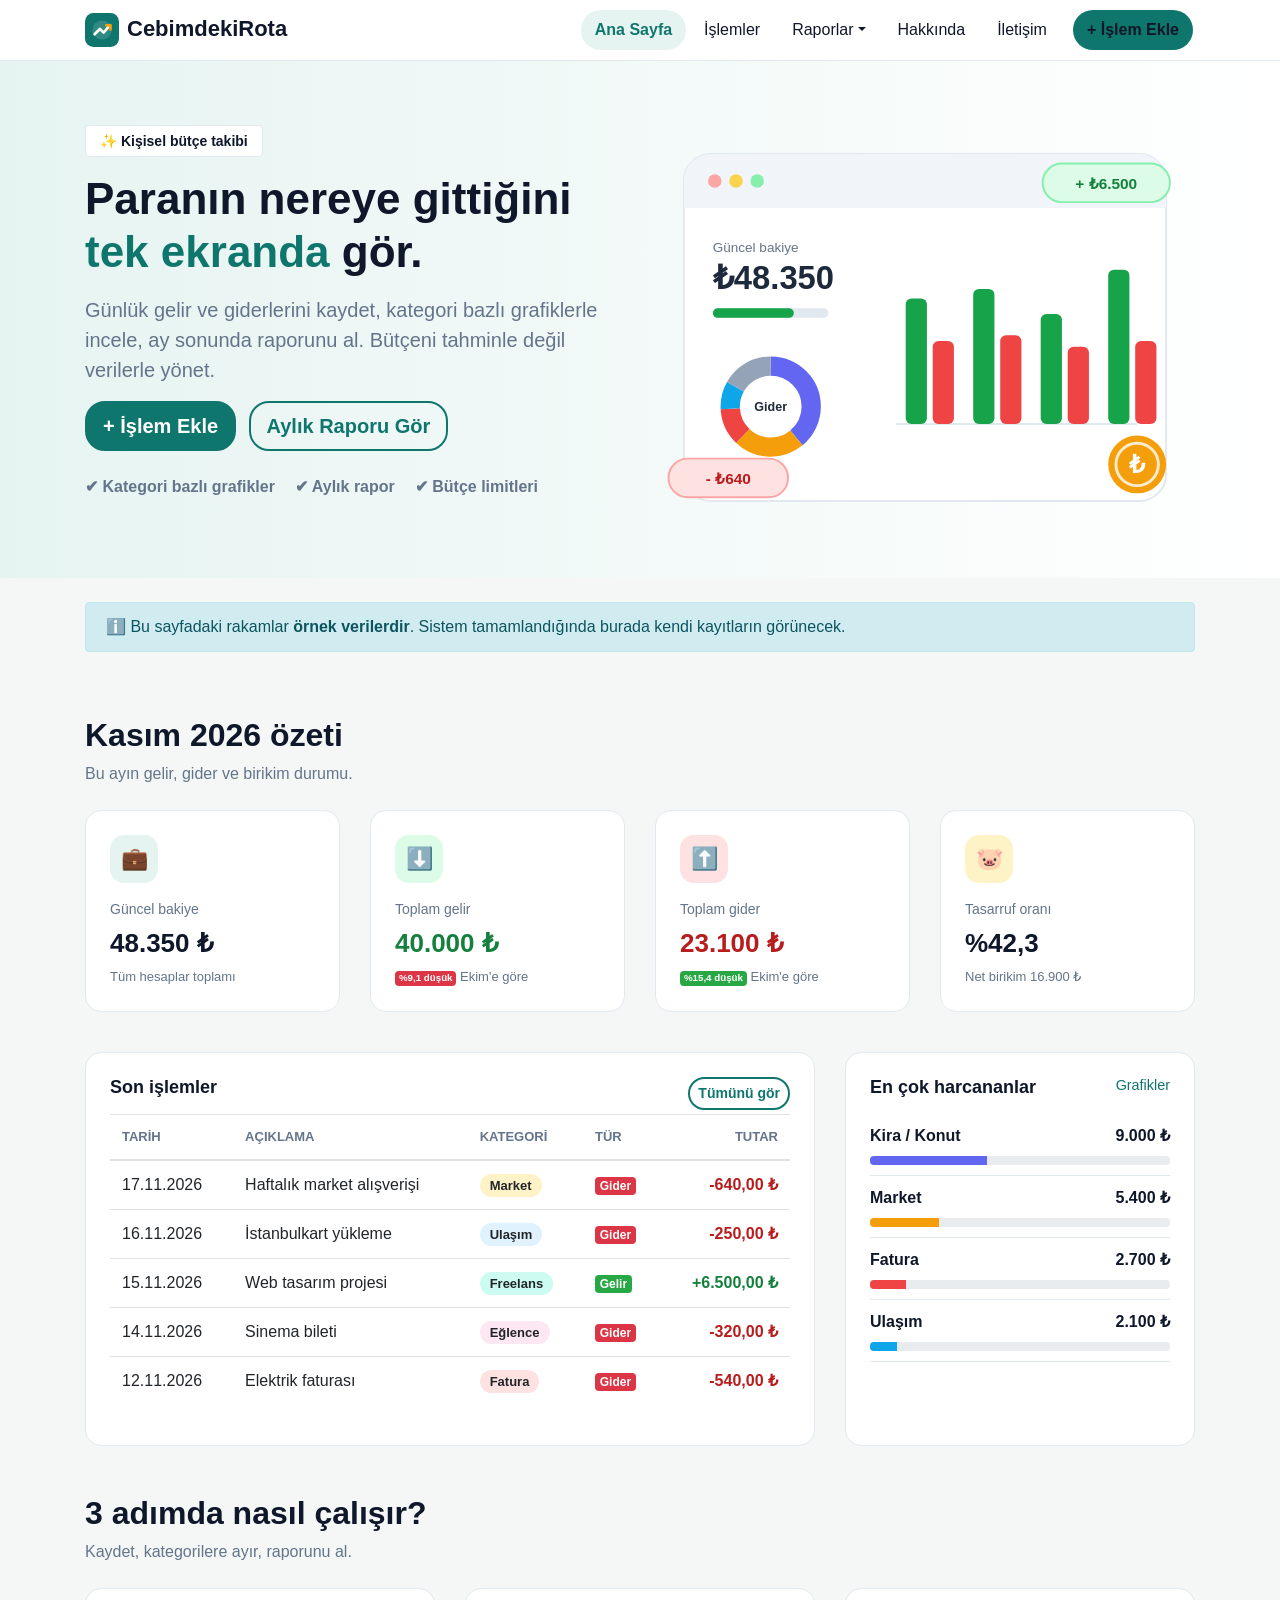
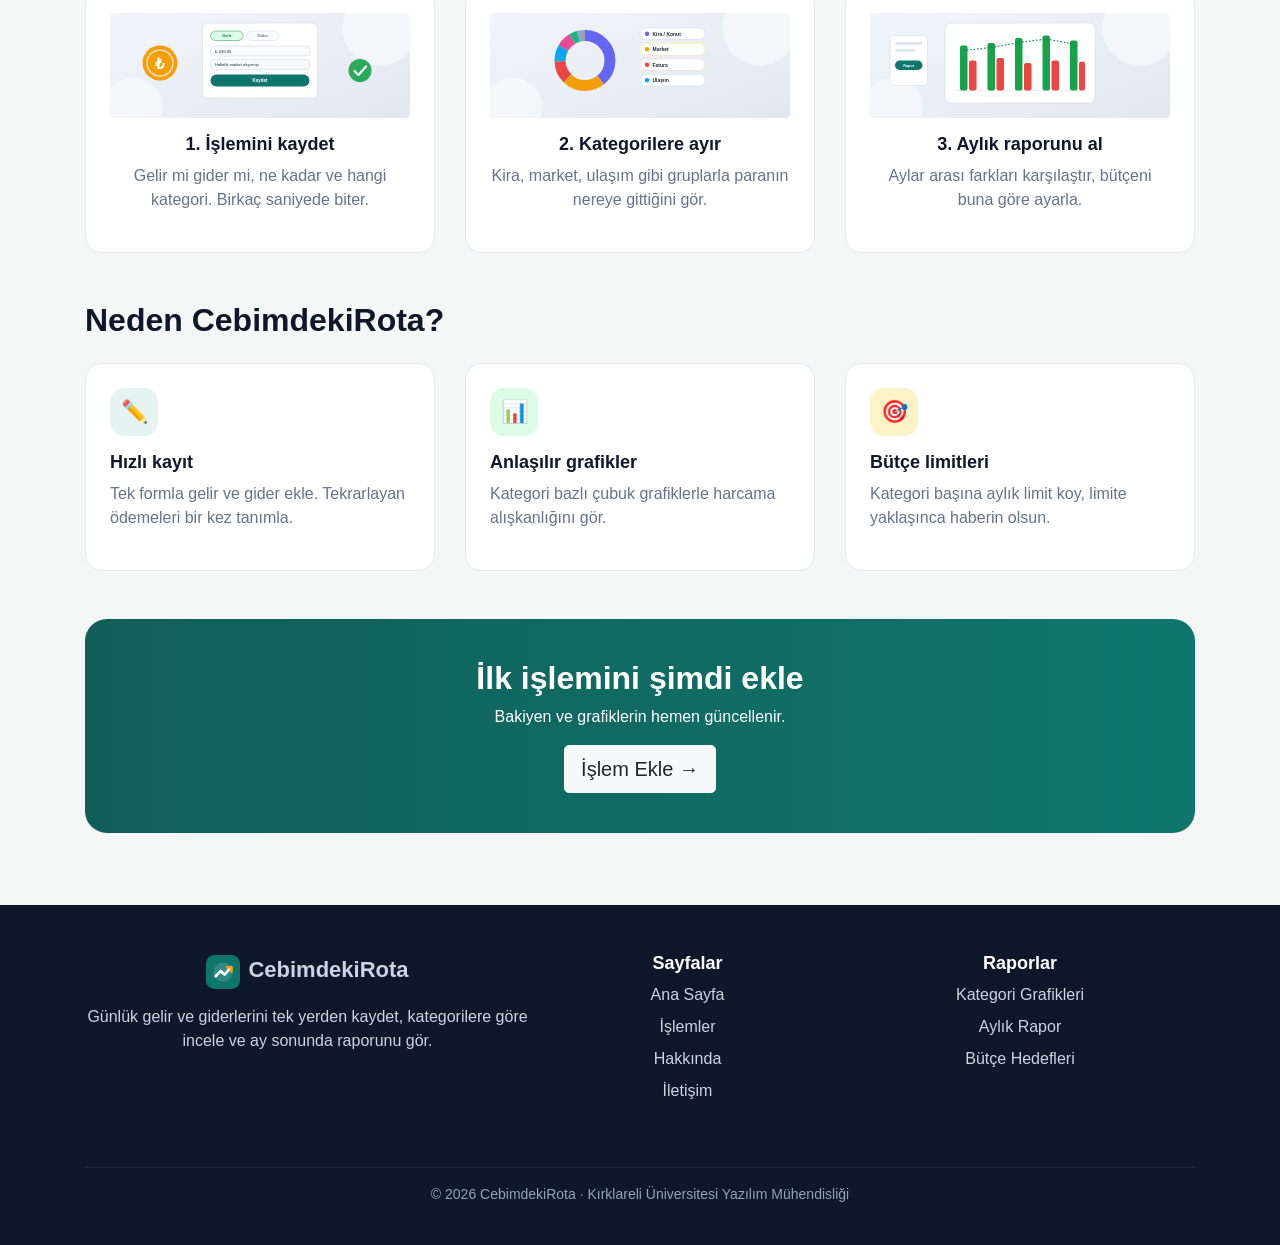
<file: index.html>
<!DOCTYPE html>
<html lang="tr">
<head>
  <meta charset="UTF-8">
  <meta name="viewport" content="width=device-width, initial-scale=1">
  <title>Ana Sayfa | CebimdekiRota</title>
  <link rel="icon" href="img/favicon.svg">

  <!-- Bootstrap CSS (CDN) -->
  <link rel="stylesheet" href="https://maxcdn.bootstrapcdn.com/bootstrap/4.5.2/css/bootstrap.min.css">
  <!-- Kendi stillerimiz (Bootstrap'ten sonra gelmeli) -->
  <link rel="stylesheet" href="css/style.css">
</head>
<body>

  <!-- ===== NAVBAR (tüm sayfalarda aynı) ===== -->
  <header>
    <nav class="menu-bar">
      <div class="container">
        <a href="index.html" class="logo"><img src="img/logo.svg" alt="CebimdekiRota logosu">CebimdekiRota</a>

        <div class="menu-alani">
          <div class="hamburger"><span></span><span></span><span></span></div>
          <ul class="menu">
            <li><a href="index.html" class="aktif">Ana Sayfa</a></li>
            <li><a href="islemler.html">İşlemler</a></li>
            <li class="dropdown">
              <a href="#" class="dropdown-toggle" data-toggle="dropdown">Raporlar</a>
              <div class="dropdown-menu">
                <a class="dropdown-item" href="kategoriler.html">Kategori Grafikleri</a>
                <a class="dropdown-item" href="aylik-rapor.html">Aylık Rapor</a>
                <a class="dropdown-item" href="butce.html">Bütçe Hedefleri</a>
              </div>
            </li>
            <li><a href="hakkinda.html">Hakkında</a></li>
            <li><a href="iletisim.html">İletişim</a></li>
            <li><a href="islemler.html#yeni-islem" class="menu-buton">+ İşlem Ekle</a></li>
          </ul>
        </div>

        <div style="clear: both;"></div>
      </div>
    </nav>
  </header>

  <main>

    <!-- ===== GİRİŞ (HERO) ===== -->
    <section class="hero">
      <div class="container">
        <div class="row">
          <div class="col-lg-6 mb-4">
            <span class="badge etiket mb-3">✨ Kişisel bütçe takibi</span>
            <h1>Paranın nereye gittiğini <span>tek ekranda</span> gör.</h1>
            <p class="lead soluk mt-3">Günlük gelir ve giderlerini kaydet, kategori bazlı grafiklerle incele, ay sonunda raporunu al. Bütçeni tahminle değil verilerle yönet.</p>
            <a href="islemler.html#yeni-islem" class="btn buton-ana btn-lg mr-2 mb-2">+ İşlem Ekle</a>
            <a href="aylik-rapor.html" class="btn buton-cerceve btn-lg mb-2">Aylık Raporu Gör</a>
            <ul class="hero-maddeler">
              <li>✔ Kategori bazlı grafikler</li>
              <li>✔ Aylık rapor</li>
              <li>✔ Bütçe limitleri</li>
            </ul>
          </div>
          <div class="col-lg-6">
            <img src="img/hero-illustration.svg" class="img-fluid" alt="Bakiye, halka grafik ve sütun grafik gösteren bütçe paneli çizimi">
          </div>
        </div>
      </div>
    </section>

    <!-- ===== BİLGİ UYARISI (Bootstrap Alert) ===== -->
    <div class="container mt-4">
      <div class="alert alert-info">
        ℹ️ Bu sayfadaki rakamlar <strong>örnek verilerdir</strong>. Sistem tamamlandığında burada kendi kayıtların görünecek.
      </div>
    </div>

    <!-- ===== AYLIK ÖZET KUTULARI ===== -->
    <section class="bolum">
      <div class="container">
        <h2>Kasım 2026 özeti</h2>
        <p class="soluk mb-4">Bu ayın gelir, gider ve birikim durumu.</p>

        <div class="row">
          <div class="col-sm-6 col-lg-3 mb-3">
            <article class="kutu ozet">
              <div class="ikon">💼</div>
              <p class="ozet-baslik">Güncel bakiye</p>
              <p class="ozet-deger">48.350 ₺</p>
              <p class="ozet-not">Tüm hesaplar toplamı</p>
            </article>
          </div>
          <div class="col-sm-6 col-lg-3 mb-3">
            <article class="kutu ozet">
              <div class="ikon ikon-gelir">⬇️</div>
              <p class="ozet-baslik">Toplam gelir</p>
              <p class="ozet-deger gelir">40.000 ₺</p>
              <p class="ozet-not"><span class="badge bg-danger text-white">%9,1 düşük</span> Ekim'e göre</p>
            </article>
          </div>
          <div class="col-sm-6 col-lg-3 mb-3">
            <article class="kutu ozet">
              <div class="ikon ikon-gider">⬆️</div>
              <p class="ozet-baslik">Toplam gider</p>
              <p class="ozet-deger gider">23.100 ₺</p>
              <p class="ozet-not"><span class="badge bg-success text-white">%15,4 düşük</span> Ekim'e göre</p>
            </article>
          </div>
          <div class="col-sm-6 col-lg-3 mb-3">
            <article class="kutu ozet">
              <div class="ikon ikon-vurgu">🐷</div>
              <p class="ozet-baslik">Tasarruf oranı</p>
              <p class="ozet-deger">%42,3</p>
              <p class="ozet-not">Net birikim 16.900 ₺</p>
            </article>
          </div>
        </div>
      </div>
    </section>

    <!-- ===== SON İŞLEMLER ve EN ÇOK HARCANANLAR ===== -->
    <section class="bolum pt-0">
      <div class="container">
        <div class="row">

          <!-- Sol: son işlemler tablosu -->
          <div class="col-lg-8 mb-4">
            <div class="kutu">
              <h2 class="kutu-baslik">Son işlemler <a href="islemler.html" class="btn buton-cerceve btn-sm">Tümünü gör</a></h2>
              <div class="table-responsive">
                <table class="table table-hover">
                  <thead>
                    <tr>
                      <th>Tarih</th>
                      <th>Açıklama</th>
                      <th>Kategori</th>
                      <th>Tür</th>
                      <th class="text-right">Tutar</th>
                    </tr>
                  </thead>
                  <tbody>
                    <tr>
                      <td>17.11.2026</td>
                      <td>Haftalık market alışverişi</td>
                      <td><span class="kategori kat-market">Market</span></td>
                      <td><span class="badge bg-danger text-white">Gider</span></td>
                      <td class="text-right tutar gider">-640,00 ₺</td>
                    </tr>
                    <tr>
                      <td>16.11.2026</td>
                      <td>İstanbulkart yükleme</td>
                      <td><span class="kategori kat-ulasim">Ulaşım</span></td>
                      <td><span class="badge bg-danger text-white">Gider</span></td>
                      <td class="text-right tutar gider">-250,00 ₺</td>
                    </tr>
                    <tr>
                      <td>15.11.2026</td>
                      <td>Web tasarım projesi</td>
                      <td><span class="kategori kat-freelans">Freelans</span></td>
                      <td><span class="badge bg-success text-white">Gelir</span></td>
                      <td class="text-right tutar gelir">+6.500,00 ₺</td>
                    </tr>
                    <tr>
                      <td>14.11.2026</td>
                      <td>Sinema bileti</td>
                      <td><span class="kategori kat-eglence">Eğlence</span></td>
                      <td><span class="badge bg-danger text-white">Gider</span></td>
                      <td class="text-right tutar gider">-320,00 ₺</td>
                    </tr>
                    <tr>
                      <td>12.11.2026</td>
                      <td>Elektrik faturası</td>
                      <td><span class="kategori kat-fatura">Fatura</span></td>
                      <td><span class="badge bg-danger text-white">Gider</span></td>
                      <td class="text-right tutar gider">-540,00 ₺</td>
                    </tr>
                  </tbody>
                </table>
              </div>
            </div>
          </div>

          <!-- Sağ: en çok harcanan kategoriler (Bootstrap progress bar) -->
          <div class="col-lg-4 mb-4">
            <div class="kutu">
              <h2 class="kutu-baslik">En çok harcananlar <a href="kategoriler.html" class="small">Grafikler</a></h2>
              <ul class="harcama-listesi">
                <li>
                  <span class="harcama-tutar">9.000 ₺</span>Kira / Konut
                  <div class="progress"><div class="progress-bar" style="width:39%; background-color:#6366f1;"></div></div>
                </li>
                <li>
                  <span class="harcama-tutar">5.400 ₺</span>Market
                  <div class="progress"><div class="progress-bar" style="width:23%; background-color:#f59e0b;"></div></div>
                </li>
                <li>
                  <span class="harcama-tutar">2.700 ₺</span>Fatura
                  <div class="progress"><div class="progress-bar" style="width:12%; background-color:#ef4444;"></div></div>
                </li>
                <li>
                  <span class="harcama-tutar">2.100 ₺</span>Ulaşım
                  <div class="progress"><div class="progress-bar" style="width:9%; background-color:#0ea5e9;"></div></div>
                </li>
              </ul>
            </div>
          </div>

        </div>
      </div>
    </section>

    <!-- ===== 3 ADIMDA NASIL ÇALIŞIR? ===== -->
    <section class="bolum pt-0">
      <div class="container">
        <h2>3 adımda nasıl çalışır?</h2>
        <p class="soluk mb-4">Kaydet, kategorilere ayır, raporunu al.</p>
        <div class="row">
          <div class="col-md-4 mb-4">
            <article class="kutu adim">
              <img src="img/slide-1.svg" class="img-fluid rounded mb-3" alt="Gelir veya gider türü seçilen ve tutarı girilen işlem formu">
              <h3>1. İşlemini kaydet</h3>
              <p class="soluk">Gelir mi gider mi, ne kadar ve hangi kategori. Birkaç saniyede biter.</p>
            </article>
          </div>
          <div class="col-md-4 mb-4">
            <article class="kutu adim">
              <img src="img/slide-2.svg" class="img-fluid rounded mb-3" alt="Renkli halka grafik ve yanında kategori etiketleri">
              <h3>2. Kategorilere ayır</h3>
              <p class="soluk">Kira, market, ulaşım gibi gruplarla paranın nereye gittiğini gör.</p>
            </article>
          </div>
          <div class="col-md-4 mb-4">
            <article class="kutu adim">
              <img src="img/slide-3.svg" class="img-fluid rounded mb-3" alt="Aylık gelir ve gider sütun grafiği">
              <h3>3. Aylık raporunu al</h3>
              <p class="soluk">Aylar arası farkları karşılaştır, bütçeni buna göre ayarla.</p>
            </article>
          </div>
        </div>
      </div>
    </section>

    <!-- ===== NEDEN CebimdekiRota? ===== -->
    <section class="bolum pt-0">
      <div class="container">
        <h2 class="mb-4">Neden CebimdekiRota?</h2>
        <div class="row">
          <div class="col-md-4 mb-4">
            <article class="kutu">
              <div class="ikon">✏️</div>
              <h3>Hızlı kayıt</h3>
              <p class="soluk">Tek formla gelir ve gider ekle. Tekrarlayan ödemeleri bir kez tanımla.</p>
            </article>
          </div>
          <div class="col-md-4 mb-4">
            <article class="kutu">
              <div class="ikon ikon-gelir">📊</div>
              <h3>Anlaşılır grafikler</h3>
              <p class="soluk">Kategori bazlı çubuk grafiklerle harcama alışkanlığını gör.</p>
            </article>
          </div>
          <div class="col-md-4 mb-4">
            <article class="kutu">
              <div class="ikon ikon-vurgu">🎯</div>
              <h3>Bütçe limitleri</h3>
              <p class="soluk">Kategori başına aylık limit koy, limite yaklaşınca haberin olsun.</p>
            </article>
          </div>
        </div>

        <!-- Harekete geçirme bandı -->
        <div class="cagri-bandi text-center mt-4">
          <h2>İlk işlemini şimdi ekle</h2>
          <p>Bakiyen ve grafiklerin hemen güncellenir.</p>
          <a href="islemler.html#yeni-islem" class="btn btn-light btn-lg">İşlem Ekle →</a>
        </div>
      </div>
    </section>

  </main>

  <!-- ===== FOOTER (tüm sayfalarda aynı) ===== -->
  <footer class="site-footer text-center">
    <div class="container">
      <div class="row">
        <div class="col-lg-5 mb-4">
          <p class="footer-logo"><img src="img/logo.svg" alt="CebimdekiRota logosu">CebimdekiRota</p>
          <p>Günlük gelir ve giderlerini tek yerden kaydet, kategorilere göre incele ve ay sonunda raporunu gör.</p>
        </div>
        <div class="col-6 col-lg-3 mb-4">
          <h2>Sayfalar</h2>
          <ul>
            <li><a href="index.html">Ana Sayfa</a></li>
            <li><a href="islemler.html">İşlemler</a></li>
            <li><a href="hakkinda.html">Hakkında</a></li>
            <li><a href="iletisim.html">İletişim</a></li>
          </ul>
        </div>
        <div class="col-6 col-lg-4 mb-4">
          <h2>Raporlar</h2>
          <ul>
            <li><a href="kategoriler.html">Kategori Grafikleri</a></li>
            <li><a href="aylik-rapor.html">Aylık Rapor</a></li>
            <li><a href="butce.html">Bütçe Hedefleri</a></li>
          </ul>
        </div>
      </div>
      <p class="footer-alt">&copy; 2026 CebimdekiRota ·  Kırklareli Üniversitesi Yazılım Mühendisliği</p>
    </div>
  </footer>

  <!-- Açılır menü için gerekli JavaScript kütüphaneleri (sayfanın en sonunda) -->
  <script src="https://ajax.googleapis.com/ajax/libs/jquery/3.5.1/jquery.min.js"></script>
  <script src="https://cdnjs.cloudflare.com/ajax/libs/popper.js/1.16.0/umd/popper.min.js"></script>
  <script src="https://maxcdn.bootstrapcdn.com/bootstrap/4.5.2/js/bootstrap.min.js"></script>
</body>
</html>
</file>
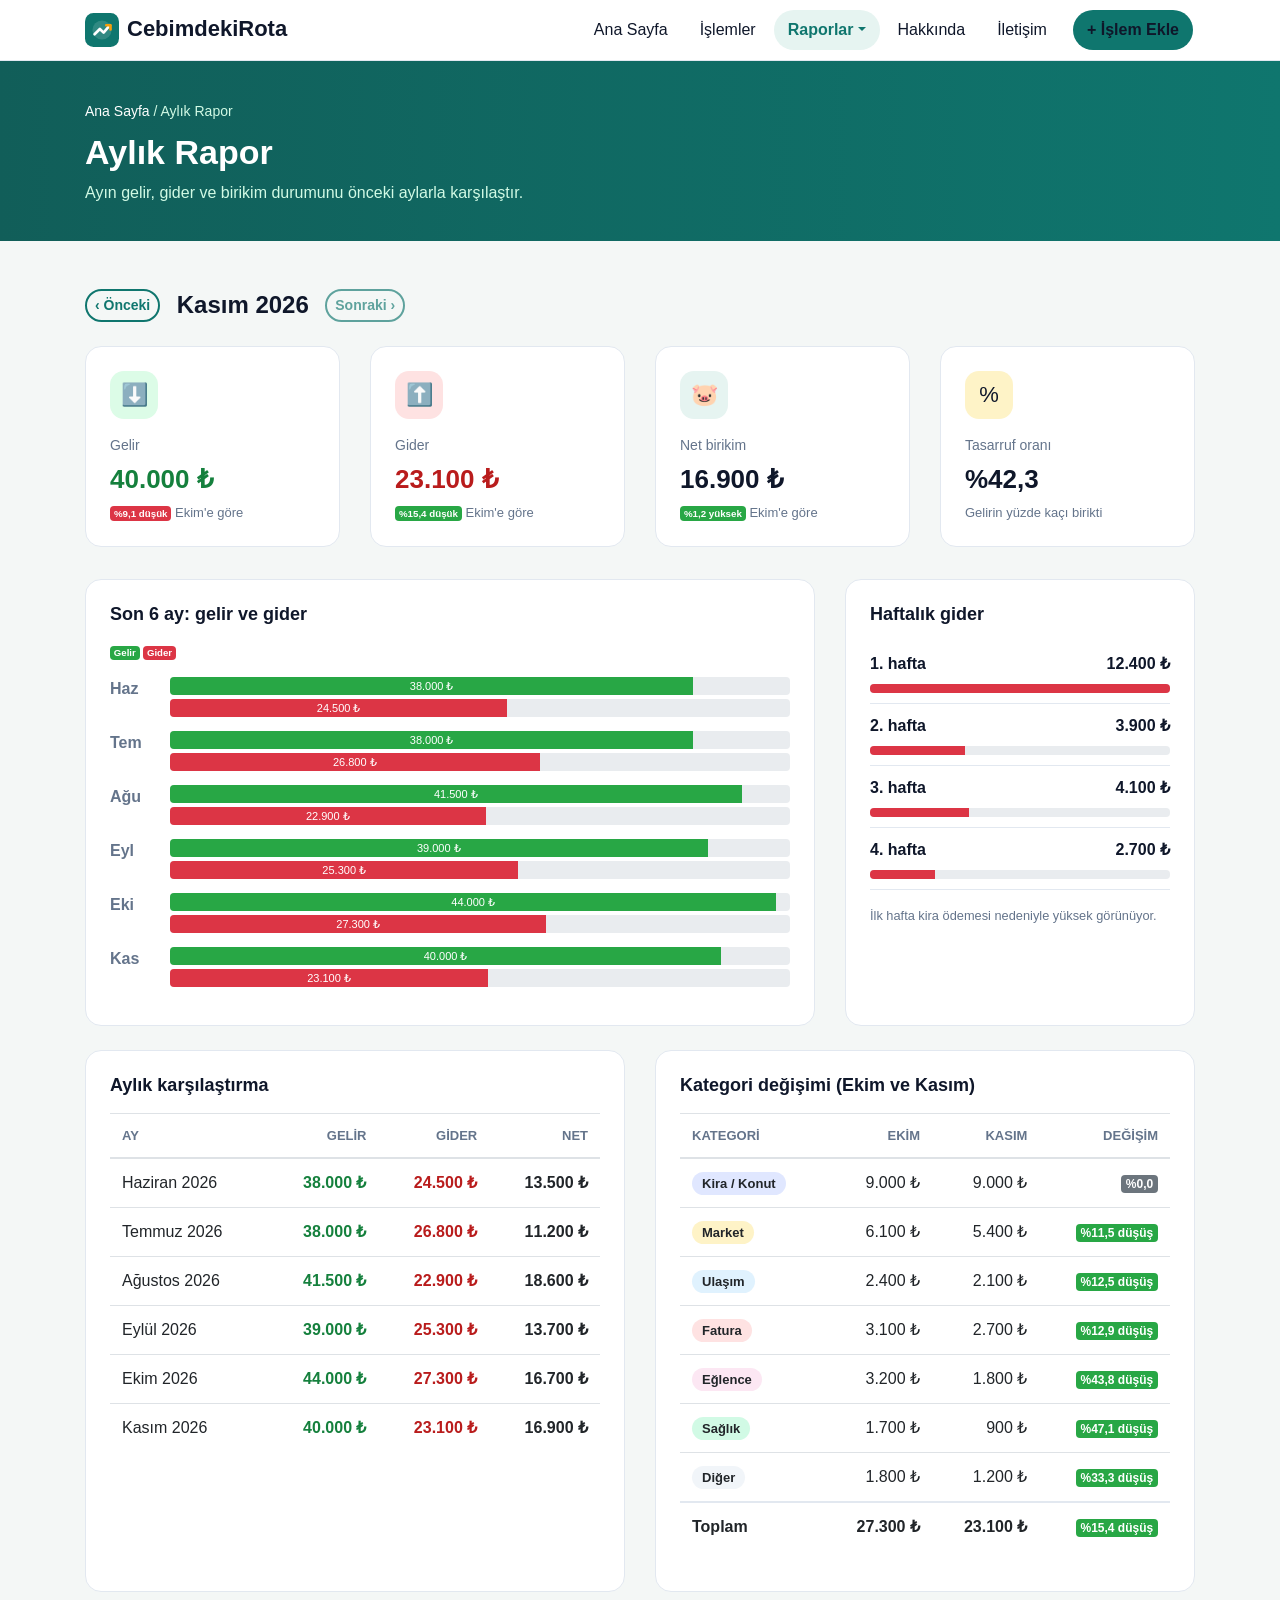
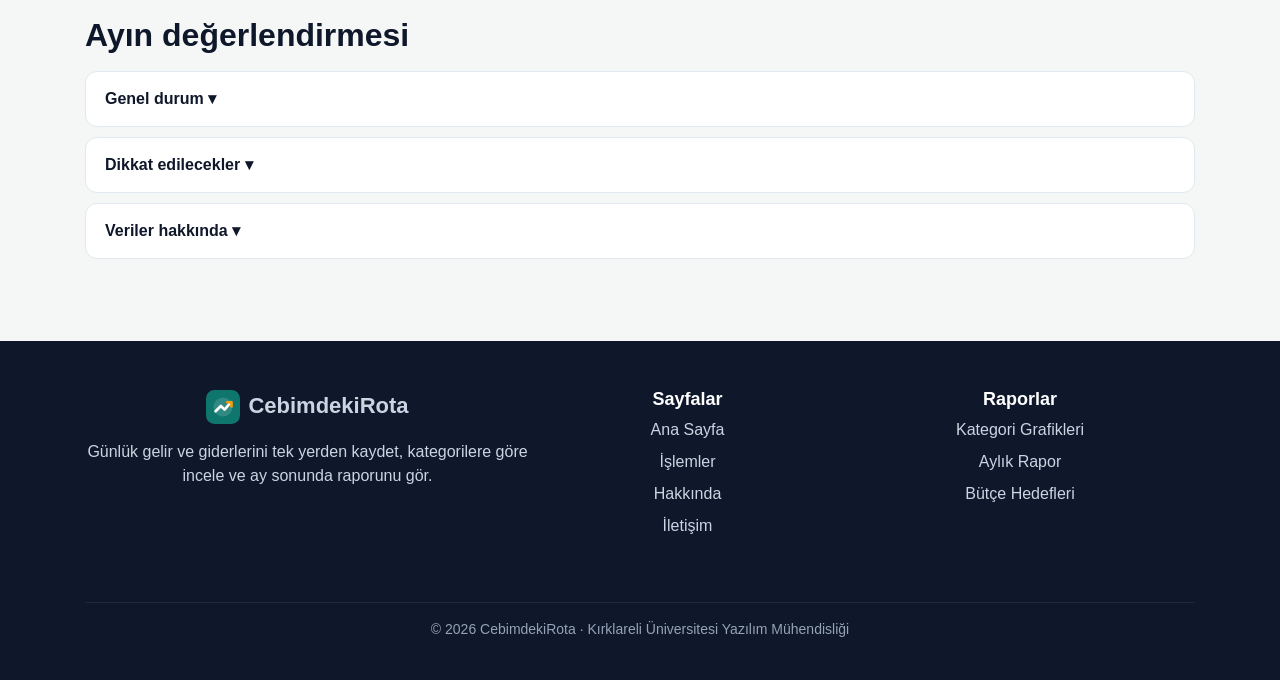
<file: aylik-rapor.html>
<!DOCTYPE html>
<html lang="tr">
<head>
  <meta charset="UTF-8">
  <meta name="viewport" content="width=device-width, initial-scale=1">
  <title>Aylık Rapor | CebimdekiRota</title>
  <link rel="icon" href="img/favicon.svg">

  <!-- Bootstrap CSS (CDN) -->
  <link rel="stylesheet" href="https://maxcdn.bootstrapcdn.com/bootstrap/4.5.2/css/bootstrap.min.css">
  <!-- Kendi stillerimiz (Bootstrap'ten sonra gelmeli) -->
  <link rel="stylesheet" href="css/style.css">
</head>
<body>

  <!-- ===== NAVBAR (tüm sayfalarda aynı) ===== -->
  <header>
    <nav class="menu-bar">
      <div class="container">
        <a href="index.html" class="logo"><img src="img/logo.svg" alt="CebimdekiRota logosu">CebimdekiRota</a>

        <div class="menu-alani">
          <div class="hamburger"><span></span><span></span><span></span></div>
          <ul class="menu">
            <li><a href="index.html">Ana Sayfa</a></li>
            <li><a href="islemler.html">İşlemler</a></li>
            <li class="dropdown">
              <a href="#" class="dropdown-toggle aktif" data-toggle="dropdown">Raporlar</a>
              <div class="dropdown-menu">
                <a class="dropdown-item" href="kategoriler.html">Kategori Grafikleri</a>
                <a class="dropdown-item" href="aylik-rapor.html">Aylık Rapor</a>
                <a class="dropdown-item" href="butce.html">Bütçe Hedefleri</a>
              </div>
            </li>
            <li><a href="hakkinda.html">Hakkında</a></li>
            <li><a href="iletisim.html">İletişim</a></li>
            <li><a href="islemler.html#yeni-islem" class="menu-buton">+ İşlem Ekle</a></li>
          </ul>
        </div>

        <div style="clear: both;"></div>
      </div>
    </nav>
  </header>

  <!-- ===== SAYFA BAŞLIĞI ===== -->
  <section class="sayfa-basligi">
    <div class="container">
      <p class="yol"><a href="index.html">Ana Sayfa</a> / Aylık Rapor</p>
      <h1>Aylık Rapor</h1>
      <p>Ayın gelir, gider ve birikim durumunu önceki aylarla karşılaştır.</p>
    </div>
  </section>

  <main class="bolum">
    <div class="container">

      <!-- Ay seçimi -->
      <div class="ay-secimi mb-4">
        <a href="#" class="btn buton-cerceve btn-sm">‹ Önceki</a>
        <h2>Kasım 2026</h2>
        <a href="#" class="btn buton-cerceve btn-sm disabled">Sonraki ›</a>
      </div>

      <!-- ===== ÖZET ===== -->
      <div class="row">
        <div class="col-sm-6 col-lg-3 mb-3">
          <article class="kutu ozet">
            <div class="ikon ikon-gelir">⬇️</div>
            <p class="ozet-baslik">Gelir</p>
            <p class="ozet-deger gelir">40.000 ₺</p>
            <p class="ozet-not"><span class="badge bg-danger text-white">%9,1 düşük</span> Ekim'e göre</p>
          </article>
        </div>
        <div class="col-sm-6 col-lg-3 mb-3">
          <article class="kutu ozet">
            <div class="ikon ikon-gider">⬆️</div>
            <p class="ozet-baslik">Gider</p>
            <p class="ozet-deger gider">23.100 ₺</p>
            <p class="ozet-not"><span class="badge bg-success text-white">%15,4 düşük</span> Ekim'e göre</p>
          </article>
        </div>
        <div class="col-sm-6 col-lg-3 mb-3">
          <article class="kutu ozet">
            <div class="ikon">🐷</div>
            <p class="ozet-baslik">Net birikim</p>
            <p class="ozet-deger">16.900 ₺</p>
            <p class="ozet-not"><span class="badge bg-success text-white">%1,2 yüksek</span> Ekim'e göre</p>
          </article>
        </div>
        <div class="col-sm-6 col-lg-3 mb-3">
          <article class="kutu ozet">
            <div class="ikon ikon-vurgu">%</div>
            <p class="ozet-baslik">Tasarruf oranı</p>
            <p class="ozet-deger">%42,3</p>
            <p class="ozet-not">Gelirin yüzde kaçı birikti</p>
          </article>
        </div>
      </div>

      <!-- ===== SON 6 AY ve HAFTALIK GİDER ===== -->
      <div class="row mt-3">
        <div class="col-lg-8 mb-4">
          <section class="kutu">
            <h2 class="kutu-baslik">Son 6 ay: gelir ve gider</h2>
            <p class="small soluk"><span class="badge bg-success text-white">Gelir</span> <span class="badge bg-danger text-white">Gider</span></p>
              <div class="ay-satiri">
                <span class="ay-adi">Haz</span>
                <div class="progress mb-1"><div class="progress-bar bg-success" style="width:84.4%;">38.000 ₺</div></div>
                <div class="progress"><div class="progress-bar bg-danger" style="width:54.4%;">24.500 ₺</div></div>
              </div>
              <div class="ay-satiri">
                <span class="ay-adi">Tem</span>
                <div class="progress mb-1"><div class="progress-bar bg-success" style="width:84.4%;">38.000 ₺</div></div>
                <div class="progress"><div class="progress-bar bg-danger" style="width:59.6%;">26.800 ₺</div></div>
              </div>
              <div class="ay-satiri">
                <span class="ay-adi">Ağu</span>
                <div class="progress mb-1"><div class="progress-bar bg-success" style="width:92.2%;">41.500 ₺</div></div>
                <div class="progress"><div class="progress-bar bg-danger" style="width:50.9%;">22.900 ₺</div></div>
              </div>
              <div class="ay-satiri">
                <span class="ay-adi">Eyl</span>
                <div class="progress mb-1"><div class="progress-bar bg-success" style="width:86.7%;">39.000 ₺</div></div>
                <div class="progress"><div class="progress-bar bg-danger" style="width:56.2%;">25.300 ₺</div></div>
              </div>
              <div class="ay-satiri">
                <span class="ay-adi">Eki</span>
                <div class="progress mb-1"><div class="progress-bar bg-success" style="width:97.8%;">44.000 ₺</div></div>
                <div class="progress"><div class="progress-bar bg-danger" style="width:60.7%;">27.300 ₺</div></div>
              </div>
              <div class="ay-satiri">
                <span class="ay-adi">Kas</span>
                <div class="progress mb-1"><div class="progress-bar bg-success" style="width:88.9%;">40.000 ₺</div></div>
                <div class="progress"><div class="progress-bar bg-danger" style="width:51.3%;">23.100 ₺</div></div>
              </div>
          </section>
        </div>
        <div class="col-lg-4 mb-4">
          <section class="kutu">
            <h2 class="kutu-baslik">Haftalık gider</h2>
              <ul class="harcama-listesi">
                <li>
                  <span class="harcama-tutar">12.400 ₺</span>1. hafta
                  <div class="progress"><div class="progress-bar bg-danger" style="width:100%;"></div></div>
                </li>
                <li>
                  <span class="harcama-tutar">3.900 ₺</span>2. hafta
                  <div class="progress"><div class="progress-bar bg-danger" style="width:31.5%;"></div></div>
                </li>
                <li>
                  <span class="harcama-tutar">4.100 ₺</span>3. hafta
                  <div class="progress"><div class="progress-bar bg-danger" style="width:33.1%;"></div></div>
                </li>
                <li>
                  <span class="harcama-tutar">2.700 ₺</span>4. hafta
                  <div class="progress"><div class="progress-bar bg-danger" style="width:21.8%;"></div></div>
                </li>
              </ul>
            <p class="small soluk mt-3 mb-0">İlk hafta kira ödemesi nedeniyle yüksek görünüyor.</p>
          </section>
        </div>
      </div>

      <!-- ===== TABLOLAR ===== -->
      <div class="row">
        <div class="col-lg-6 mb-4">
          <section class="kutu">
            <h2 class="kutu-baslik">Aylık karşılaştırma</h2>
            <div class="table-responsive">
              <table class="table table-hover">
                <thead>
                  <tr>
                    <th>Ay</th>
                    <th class="text-right">Gelir</th>
                    <th class="text-right">Gider</th>
                    <th class="text-right">Net</th>
                  </tr>
                </thead>
                <tbody>
                    <tr>
                      <td>Haziran 2026</td>
                      <td class="text-right tutar gelir">38.000 ₺</td>
                      <td class="text-right tutar gider">24.500 ₺</td>
                      <td class="text-right tutar">13.500 ₺</td>
                    </tr>
                    <tr>
                      <td>Temmuz 2026</td>
                      <td class="text-right tutar gelir">38.000 ₺</td>
                      <td class="text-right tutar gider">26.800 ₺</td>
                      <td class="text-right tutar">11.200 ₺</td>
                    </tr>
                    <tr>
                      <td>Ağustos 2026</td>
                      <td class="text-right tutar gelir">41.500 ₺</td>
                      <td class="text-right tutar gider">22.900 ₺</td>
                      <td class="text-right tutar">18.600 ₺</td>
                    </tr>
                    <tr>
                      <td>Eylül 2026</td>
                      <td class="text-right tutar gelir">39.000 ₺</td>
                      <td class="text-right tutar gider">25.300 ₺</td>
                      <td class="text-right tutar">13.700 ₺</td>
                    </tr>
                    <tr>
                      <td>Ekim 2026</td>
                      <td class="text-right tutar gelir">44.000 ₺</td>
                      <td class="text-right tutar gider">27.300 ₺</td>
                      <td class="text-right tutar">16.700 ₺</td>
                    </tr>
                    <tr>
                      <td>Kasım 2026</td>
                      <td class="text-right tutar gelir">40.000 ₺</td>
                      <td class="text-right tutar gider">23.100 ₺</td>
                      <td class="text-right tutar">16.900 ₺</td>
                    </tr>
                </tbody>
              </table>
            </div>
          </section>
        </div>
        <div class="col-lg-6 mb-4">
          <section class="kutu">
            <h2 class="kutu-baslik">Kategori değişimi (Ekim ve Kasım)</h2>
            <div class="table-responsive">
              <table class="table table-hover">
                <thead>
                  <tr>
                    <th>Kategori</th>
                    <th class="text-right">Ekim</th>
                    <th class="text-right">Kasım</th>
                    <th class="text-right">Değişim</th>
                  </tr>
                </thead>
                <tbody>
                    <tr>
                      <td><span class="kategori kat-kira">Kira / Konut</span></td>
                      <td class="text-right">9.000 ₺</td>
                      <td class="text-right">9.000 ₺</td>
                      <td class="text-right"><span class="badge bg-secondary text-white">%0,0</span></td>
                    </tr>
                    <tr>
                      <td><span class="kategori kat-market">Market</span></td>
                      <td class="text-right">6.100 ₺</td>
                      <td class="text-right">5.400 ₺</td>
                      <td class="text-right"><span class="badge bg-success text-white">%11,5 düşüş</span></td>
                    </tr>
                    <tr>
                      <td><span class="kategori kat-ulasim">Ulaşım</span></td>
                      <td class="text-right">2.400 ₺</td>
                      <td class="text-right">2.100 ₺</td>
                      <td class="text-right"><span class="badge bg-success text-white">%12,5 düşüş</span></td>
                    </tr>
                    <tr>
                      <td><span class="kategori kat-fatura">Fatura</span></td>
                      <td class="text-right">3.100 ₺</td>
                      <td class="text-right">2.700 ₺</td>
                      <td class="text-right"><span class="badge bg-success text-white">%12,9 düşüş</span></td>
                    </tr>
                    <tr>
                      <td><span class="kategori kat-eglence">Eğlence</span></td>
                      <td class="text-right">3.200 ₺</td>
                      <td class="text-right">1.800 ₺</td>
                      <td class="text-right"><span class="badge bg-success text-white">%43,8 düşüş</span></td>
                    </tr>
                    <tr>
                      <td><span class="kategori kat-saglik">Sağlık</span></td>
                      <td class="text-right">1.700 ₺</td>
                      <td class="text-right">900 ₺</td>
                      <td class="text-right"><span class="badge bg-success text-white">%47,1 düşüş</span></td>
                    </tr>
                    <tr>
                      <td><span class="kategori kat-diger">Diğer</span></td>
                      <td class="text-right">1.800 ₺</td>
                      <td class="text-right">1.200 ₺</td>
                      <td class="text-right"><span class="badge bg-success text-white">%33,3 düşüş</span></td>
                    </tr>
                  <tr class="toplam-satir">
                    <td>Toplam</td>
                    <td class="text-right">27.300 ₺</td>
                    <td class="text-right">23.100 ₺</td>
                    <td class="text-right"><span class="badge bg-success text-white">%15,4 düşüş</span></td>
                  </tr>
                </tbody>
              </table>
            </div>
          </section>
        </div>
      </div>

      <!-- ===== AYIN DEĞERLENDİRMESİ (Bootstrap Collapse) ===== -->
      <section>
        <h2 class="mb-3">Ayın değerlendirmesi</h2>
        <div class="acilir">
          <button type="button" class="btn acilir-baslik" data-toggle="collapse" data-target="#d1">Genel durum ▾</button>
          <div id="d1" class="collapse">
            <p class="acilir-icerik">Kasım'da gelirin yaklaşık %42'si biriktirildi. Giderler Ekim'e göre %15,4 azaldı. Bu düşüşün büyük kısmı eğlence, sağlık ve market kalemlerinden geldi.</p>
          </div>
        </div>
        <div class="acilir">
          <button type="button" class="btn acilir-baslik" data-toggle="collapse" data-target="#d2">Dikkat edilecekler ▾</button>
          <div id="d2" class="collapse">
            <p class="acilir-icerik">Eğlence kategorisi bu ay belirlenen limiti %20 aştı. Market ve fatura harcamaları limitin %90'ına ulaştı.</p>
          </div>
        </div>
        <div class="acilir">
          <button type="button" class="btn acilir-baslik" data-toggle="collapse" data-target="#d3">Veriler hakkında ▾</button>
          <div id="d3" class="collapse">
            <p class="acilir-icerik">Bu sayfadaki rakamlar örnek veridir. Sistem tamamlandığında rapor, kullanıcının kendi kayıtlarından otomatik hesaplanacaktır.</p>
          </div>
        </div>
      </section>
    </div>
  </main>

  <!-- ===== FOOTER (tüm sayfalarda aynı) ===== -->
  <footer class="site-footer text-center">
    <div class="container">
      <div class="row">
        <div class="col-lg-5 mb-4">
          <p class="footer-logo"><img src="img/logo.svg" alt="CebimdekiRota logosu">CebimdekiRota</p>
          <p>Günlük gelir ve giderlerini tek yerden kaydet, kategorilere göre incele ve ay sonunda raporunu gör.</p>
        </div>
        <div class="col-6 col-lg-3 mb-4">
          <h2>Sayfalar</h2>
          <ul>
            <li><a href="index.html">Ana Sayfa</a></li>
            <li><a href="islemler.html">İşlemler</a></li>
            <li><a href="hakkinda.html">Hakkında</a></li>
            <li><a href="iletisim.html">İletişim</a></li>
          </ul>
        </div>
        <div class="col-6 col-lg-4 mb-4">
          <h2>Raporlar</h2>
          <ul>
            <li><a href="kategoriler.html">Kategori Grafikleri</a></li>
            <li><a href="aylik-rapor.html">Aylık Rapor</a></li>
            <li><a href="butce.html">Bütçe Hedefleri</a></li>
          </ul>
        </div>
      </div>
      <p class="footer-alt">&copy; 2026 CebimdekiRota ·  Kırklareli Üniversitesi Yazılım Mühendisliği</p>
    </div>
  </footer>

  <!-- Açılır menü için gerekli JavaScript kütüphaneleri (sayfanın en sonunda) -->
  <script src="https://ajax.googleapis.com/ajax/libs/jquery/3.5.1/jquery.min.js"></script>
  <script src="https://cdnjs.cloudflare.com/ajax/libs/popper.js/1.16.0/umd/popper.min.js"></script>
  <script src="https://maxcdn.bootstrapcdn.com/bootstrap/4.5.2/js/bootstrap.min.js"></script>
</body>
</html>
</file>
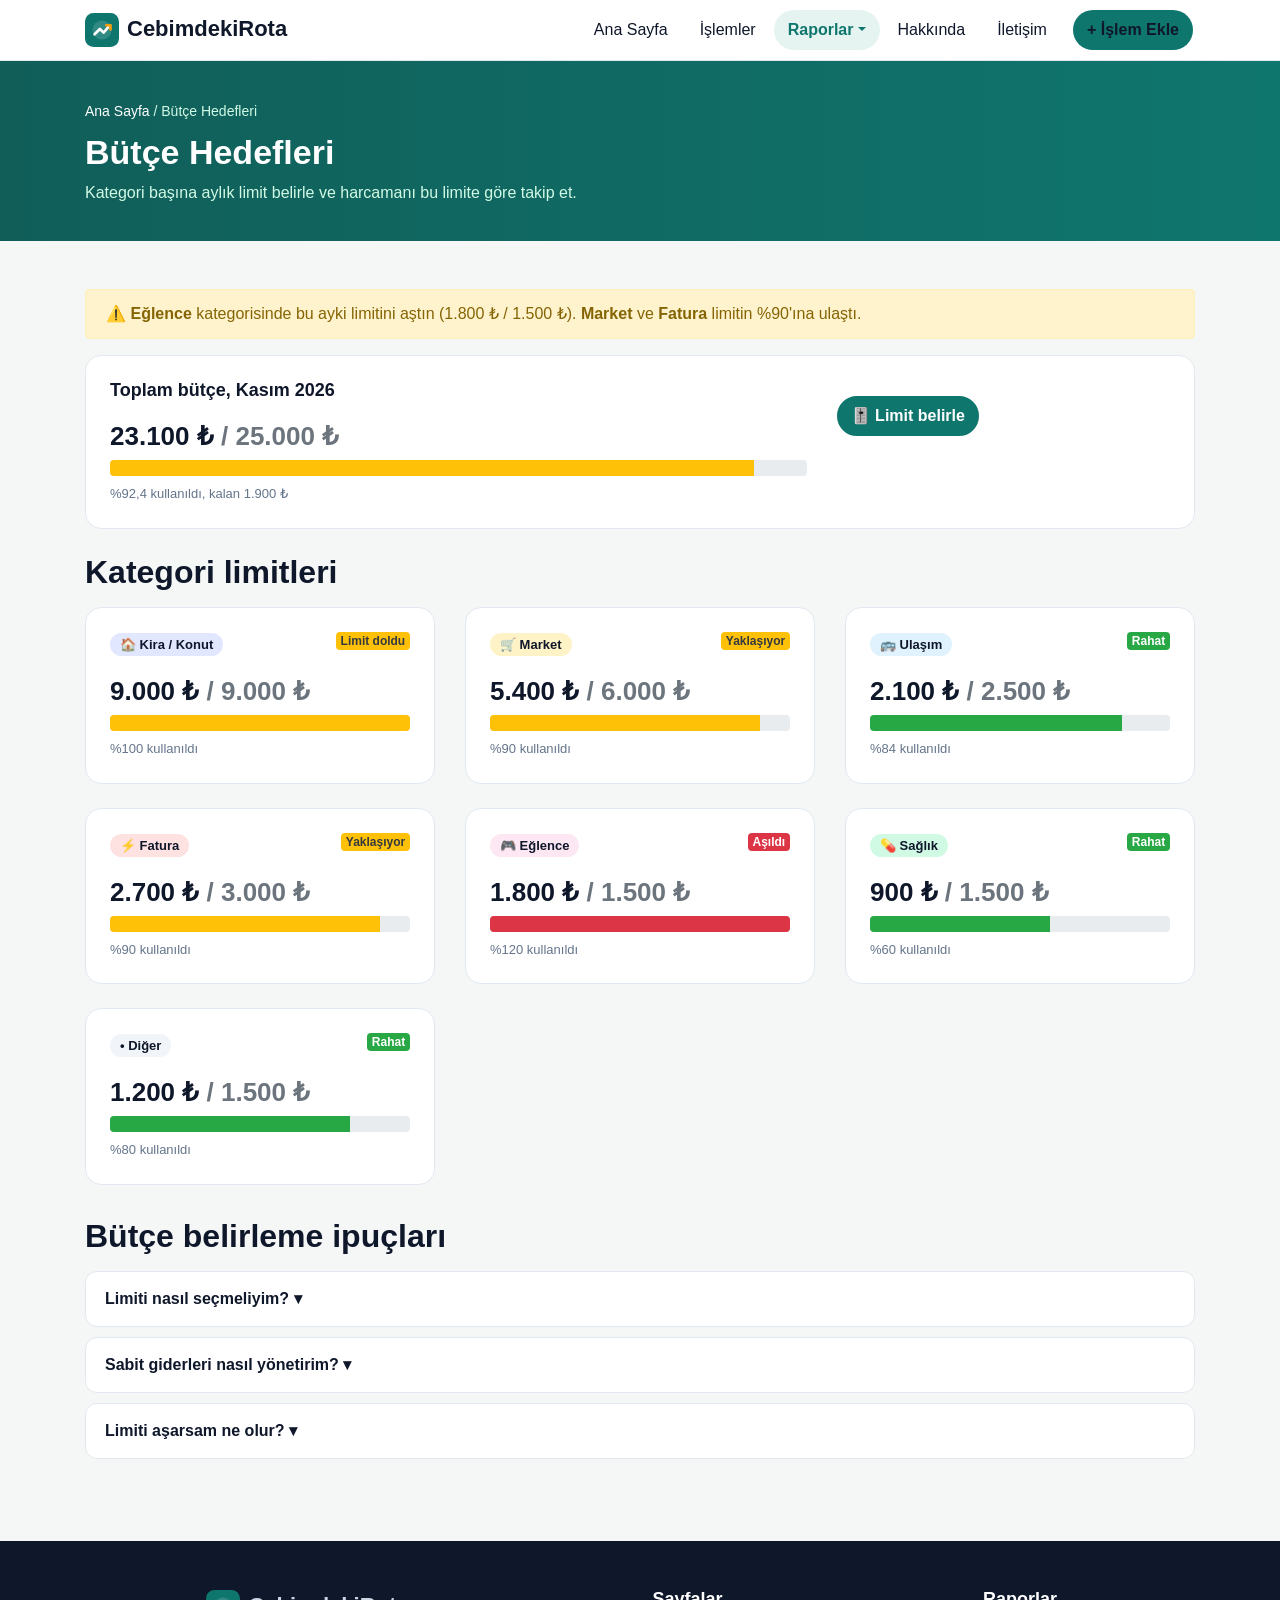
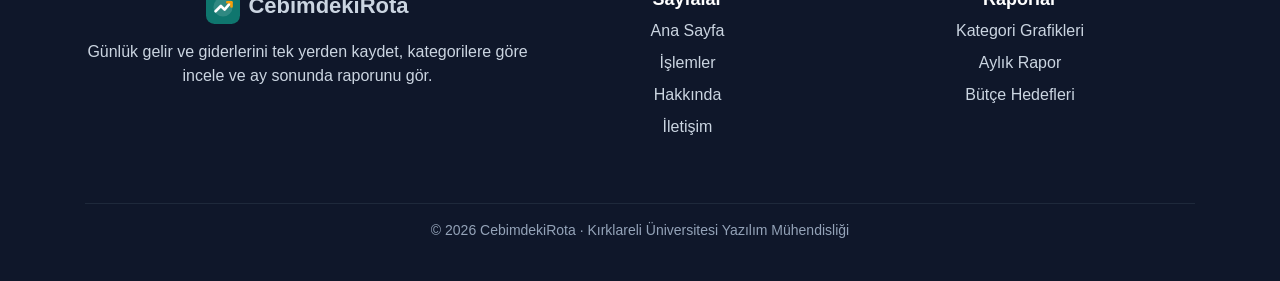
<file: butce.html>
<!DOCTYPE html>
<html lang="tr">
<head>
  <meta charset="UTF-8">
  <meta name="viewport" content="width=device-width, initial-scale=1">
  <title>Bütçe Hedefleri | CebimdekiRota</title>
  <link rel="icon" href="img/favicon.svg">

  <!-- Bootstrap CSS (CDN) -->
  <link rel="stylesheet" href="https://maxcdn.bootstrapcdn.com/bootstrap/4.5.2/css/bootstrap.min.css">
  <!-- Kendi stillerimiz (Bootstrap'ten sonra gelmeli) -->
  <link rel="stylesheet" href="css/style.css">
</head>
<body>

  <!-- ===== NAVBAR (tüm sayfalarda aynı) ===== -->
  <header>
    <nav class="menu-bar">
      <div class="container">
        <a href="index.html" class="logo"><img src="img/logo.svg" alt="CebimdekiRota logosu">CebimdekiRota</a>

        <div class="menu-alani">
          <div class="hamburger"><span></span><span></span><span></span></div>
          <ul class="menu">
            <li><a href="index.html">Ana Sayfa</a></li>
            <li><a href="islemler.html">İşlemler</a></li>
            <li class="dropdown">
              <a href="#" class="dropdown-toggle aktif" data-toggle="dropdown">Raporlar</a>
              <div class="dropdown-menu">
                <a class="dropdown-item" href="kategoriler.html">Kategori Grafikleri</a>
                <a class="dropdown-item" href="aylik-rapor.html">Aylık Rapor</a>
                <a class="dropdown-item" href="butce.html">Bütçe Hedefleri</a>
              </div>
            </li>
            <li><a href="hakkinda.html">Hakkında</a></li>
            <li><a href="iletisim.html">İletişim</a></li>
            <li><a href="islemler.html#yeni-islem" class="menu-buton">+ İşlem Ekle</a></li>
          </ul>
        </div>

        <div style="clear: both;"></div>
      </div>
    </nav>
  </header>

  <!-- ===== SAYFA BAŞLIĞI ===== -->
  <section class="sayfa-basligi">
    <div class="container">
      <p class="yol"><a href="index.html">Ana Sayfa</a> / Bütçe Hedefleri</p>
      <h1>Bütçe Hedefleri</h1>
      <p>Kategori başına aylık limit belirle ve harcamanı bu limite göre takip et.</p>
    </div>
  </section>

  <main class="bolum">
    <div class="container">

      <!-- Uyarı (Bootstrap Alert) -->
      <div class="alert alert-warning">
        ⚠️ <strong>Eğlence</strong> kategorisinde bu ayki limitini aştın (1.800 ₺ / 1.500 ₺). <strong>Market</strong> ve <strong>Fatura</strong> limitin %90'ına ulaştı.
      </div>

      <!-- ===== GENEL DURUM ===== -->
      <section class="kutu mb-4">
        <div class="row">
          <div class="col-md-8">
            <h2 class="kutu-baslik">Toplam bütçe, Kasım 2026</h2>
            <p class="ozet-deger">23.100 ₺ <span class="ay text-muted">/ 25.000 ₺</span></p>
            <div class="progress"><div class="progress-bar bg-warning" style="width:92.4%;"></div></div>
            <p class="ozet-not mt-2">%92,4 kullanıldı, kalan 1.900 ₺</p>
          </div>
          <div class="col-md-4 mt-3">
            <button type="button" class="btn buton-ana" data-toggle="collapse" data-target="#limit-formu">🎚️ Limit belirle</button>
          </div>
        </div>

        <!-- Butona tıklayınca açılan limit formu (Bootstrap Collapse) -->
        <div id="limit-formu" class="collapse">
          <form action="#" method="post" class="limit-formu mt-4">
            <div class="row">
              <div class="col-md-6 form-group">
                <label for="limit-kategori" class="form-etiket">Kategori</label>
                <select class="form-control" id="limit-kategori" name="kategori" required>
                  <option value="">Kategori seç</option>
                  <option value="kira">Kira / Konut</option>
                  <option value="market">Market</option>
                  <option value="ulasim">Ulaşım</option>
                  <option value="fatura">Fatura</option>
                  <option value="eglence">Eğlence</option>
                  <option value="saglik">Sağlık</option>
                  <option value="diger">Diğer</option>
                </select>
              </div>
              <div class="col-md-6 form-group">
                <label for="limit-tutar" class="form-etiket">Aylık limit (₺)</label>
                <input type="number" class="form-control" id="limit-tutar" name="limit" min="1" required>
              </div>
            </div>
            <div class="form-group">
              <label for="limit-esik" class="form-etiket">Uyarı eşiği (limitin %50 ile %100'ü arası)</label>
              <input type="range" class="d-block w-100" id="limit-esik" name="uyari_esigi" min="50" max="100" value="90">
            </div>
            <div class="form-group form-check">
              <input type="checkbox" class="form-check-input" id="limit-eposta" name="eposta_bildirim" value="1">
              <label class="form-check-label" for="limit-eposta">Limite yaklaşınca e-posta ile haber ver</label>
            </div>
            <input type="submit" value="Kaydet" class="btn buton-ana mr-2">
            <input type="reset" value="Temizle" class="btn buton-cerceve">
          </form>
        </div>
      </section>

      <!-- ===== KATEGORİ LİMİTLERİ ===== -->
      <h2 class="mb-3">Kategori limitleri</h2>
      <div class="row">
        <div class="col-md-6 col-lg-4 mb-4">
          <article class="kutu">
            <span class="badge bg-warning text-dark durum">Limit doldu</span>
            <span class="kategori kat-kira">🏠 Kira / Konut</span>
            <p class="ozet-deger mt-3">9.000 ₺ <span class="ay text-muted">/ 9.000 ₺</span></p>
            <div class="progress"><div class="progress-bar bg-warning" style="width:100%;"></div></div>
            <p class="ozet-not mt-2">%100 kullanıldı</p>
          </article>
        </div>
        <div class="col-md-6 col-lg-4 mb-4">
          <article class="kutu">
            <span class="badge bg-warning text-dark durum">Yaklaşıyor</span>
            <span class="kategori kat-market">🛒 Market</span>
            <p class="ozet-deger mt-3">5.400 ₺ <span class="ay text-muted">/ 6.000 ₺</span></p>
            <div class="progress"><div class="progress-bar bg-warning" style="width:90%;"></div></div>
            <p class="ozet-not mt-2">%90 kullanıldı</p>
          </article>
        </div>
        <div class="col-md-6 col-lg-4 mb-4">
          <article class="kutu">
            <span class="badge bg-success text-white durum">Rahat</span>
            <span class="kategori kat-ulasim">🚌 Ulaşım</span>
            <p class="ozet-deger mt-3">2.100 ₺ <span class="ay text-muted">/ 2.500 ₺</span></p>
            <div class="progress"><div class="progress-bar bg-success" style="width:84%;"></div></div>
            <p class="ozet-not mt-2">%84 kullanıldı</p>
          </article>
        </div>
        <div class="col-md-6 col-lg-4 mb-4">
          <article class="kutu">
            <span class="badge bg-warning text-dark durum">Yaklaşıyor</span>
            <span class="kategori kat-fatura">⚡ Fatura</span>
            <p class="ozet-deger mt-3">2.700 ₺ <span class="ay text-muted">/ 3.000 ₺</span></p>
            <div class="progress"><div class="progress-bar bg-warning" style="width:90%;"></div></div>
            <p class="ozet-not mt-2">%90 kullanıldı</p>
          </article>
        </div>
        <div class="col-md-6 col-lg-4 mb-4">
          <article class="kutu">
            <span class="badge bg-danger text-white durum">Aşıldı</span>
            <span class="kategori kat-eglence">🎮 Eğlence</span>
            <p class="ozet-deger mt-3">1.800 ₺ <span class="ay text-muted">/ 1.500 ₺</span></p>
            <div class="progress"><div class="progress-bar bg-danger" style="width:100%;"></div></div>
            <p class="ozet-not mt-2">%120 kullanıldı</p>
          </article>
        </div>
        <div class="col-md-6 col-lg-4 mb-4">
          <article class="kutu">
            <span class="badge bg-success text-white durum">Rahat</span>
            <span class="kategori kat-saglik">💊 Sağlık</span>
            <p class="ozet-deger mt-3">900 ₺ <span class="ay text-muted">/ 1.500 ₺</span></p>
            <div class="progress"><div class="progress-bar bg-success" style="width:60%;"></div></div>
            <p class="ozet-not mt-2">%60 kullanıldı</p>
          </article>
        </div>
        <div class="col-md-6 col-lg-4 mb-4">
          <article class="kutu">
            <span class="badge bg-success text-white durum">Rahat</span>
            <span class="kategori kat-diger">• Diğer</span>
            <p class="ozet-deger mt-3">1.200 ₺ <span class="ay text-muted">/ 1.500 ₺</span></p>
            <div class="progress"><div class="progress-bar bg-success" style="width:80%;"></div></div>
            <p class="ozet-not mt-2">%80 kullanıldı</p>
          </article>
        </div>
      </div>

      <!-- ===== İPUÇLARI (Bootstrap Collapse) ===== -->
      <section class="mt-2">
        <h2 class="mb-3">Bütçe belirleme ipuçları</h2>
        <div class="acilir">
          <button type="button" class="btn acilir-baslik" data-toggle="collapse" data-target="#i1">Limiti nasıl seçmeliyim? ▾</button>
          <div id="i1" class="collapse">
            <p class="acilir-icerik">Son üç ayın ortalamasına bakıp biraz altında bir limit koymak iyi bir başlangıçtır. <a href="aylik-rapor.html">Aylık rapor</a> sayfasındaki karşılaştırma tablosu bu ortalamayı görmene yardım eder.</p>
          </div>
        </div>
        <div class="acilir">
          <button type="button" class="btn acilir-baslik" data-toggle="collapse" data-target="#i2">Sabit giderleri nasıl yönetirim? ▾</button>
          <div id="i2" class="collapse">
            <p class="acilir-icerik">Kira ve fatura gibi her ay tekrarlanan ödemeleri işlem eklerken "Her ay tekrarlansın" seçeneğiyle işaretle. Limitlerini de bu tutarlara göre belirle.</p>
          </div>
        </div>
        <div class="acilir">
          <button type="button" class="btn acilir-baslik" data-toggle="collapse" data-target="#i3">Limiti aşarsam ne olur? ▾</button>
          <div id="i3" class="collapse">
            <p class="acilir-icerik">Çubuk kırmızıya döner ve bu sayfanın üstünde uyarı görürsün. Harcamanı engellemez, sadece fark etmeni sağlar.</p>
          </div>
        </div>
      </section>
    </div>
  </main>

  <!-- ===== FOOTER (tüm sayfalarda aynı) ===== -->
  <footer class="site-footer text-center">
    <div class="container">
      <div class="row">
        <div class="col-lg-5 mb-4">
          <p class="footer-logo"><img src="img/logo.svg" alt="CebimdekiRota logosu">CebimdekiRota</p>
          <p>Günlük gelir ve giderlerini tek yerden kaydet, kategorilere göre incele ve ay sonunda raporunu gör.</p>
        </div>
        <div class="col-6 col-lg-3 mb-4">
          <h2>Sayfalar</h2>
          <ul>
            <li><a href="index.html">Ana Sayfa</a></li>
            <li><a href="islemler.html">İşlemler</a></li>
            <li><a href="hakkinda.html">Hakkında</a></li>
            <li><a href="iletisim.html">İletişim</a></li>
          </ul>
        </div>
        <div class="col-6 col-lg-4 mb-4">
          <h2>Raporlar</h2>
          <ul>
            <li><a href="kategoriler.html">Kategori Grafikleri</a></li>
            <li><a href="aylik-rapor.html">Aylık Rapor</a></li>
            <li><a href="butce.html">Bütçe Hedefleri</a></li>
          </ul>
        </div>
      </div>
      <p class="footer-alt">&copy; 2026 CebimdekiRota ·  Kırklareli Üniversitesi Yazılım Mühendisliği</p>
    </div>
  </footer>

  <!-- Açılır menü için gerekli JavaScript kütüphaneleri (sayfanın en sonunda) -->
  <script src="https://ajax.googleapis.com/ajax/libs/jquery/3.5.1/jquery.min.js"></script>
  <script src="https://cdnjs.cloudflare.com/ajax/libs/popper.js/1.16.0/umd/popper.min.js"></script>
  <script src="https://maxcdn.bootstrapcdn.com/bootstrap/4.5.2/js/bootstrap.min.js"></script>
</body>
</html>
</file>
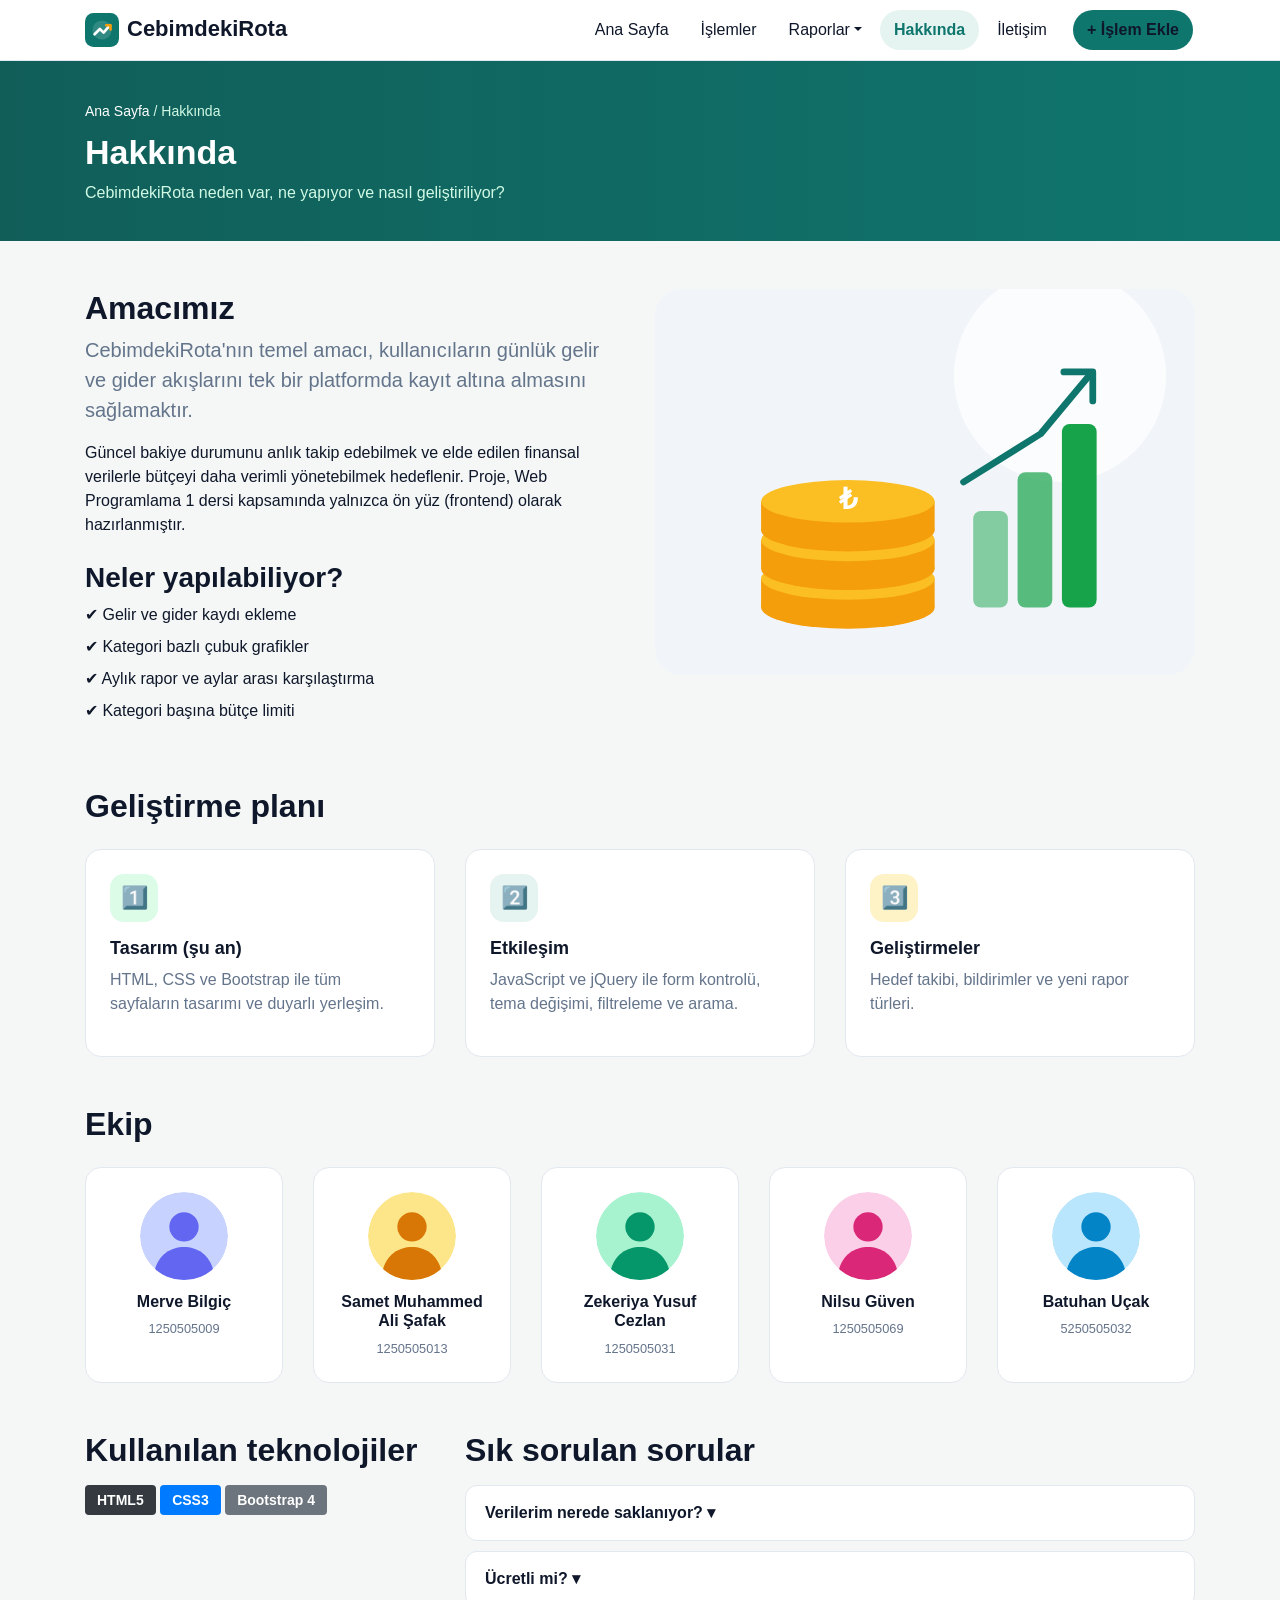
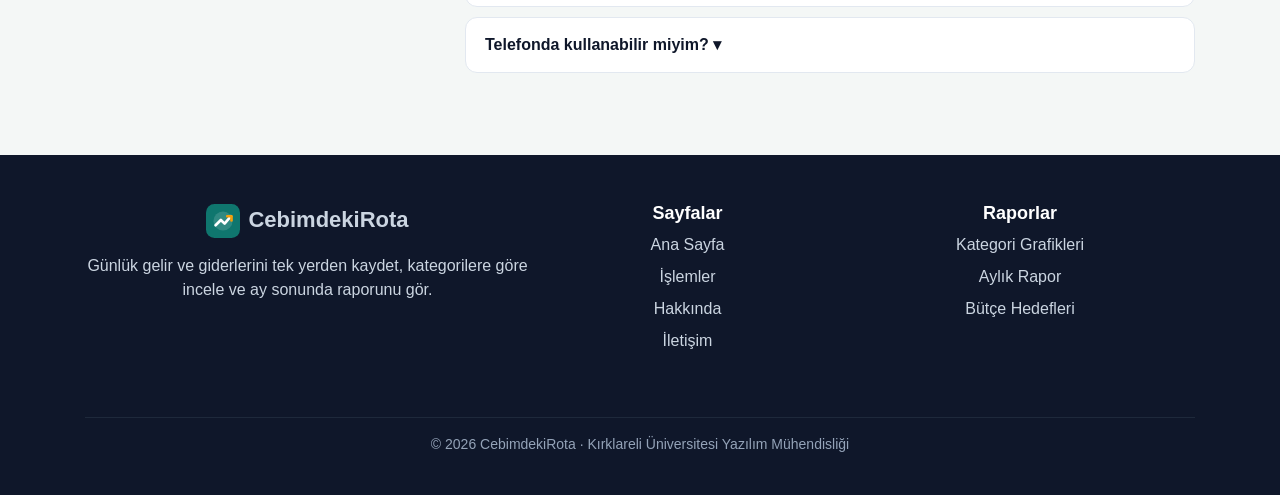
<file: hakkinda.html>
<!DOCTYPE html>
<html lang="tr">
<head>
  <meta charset="UTF-8">
  <meta name="viewport" content="width=device-width, initial-scale=1">
  <title>Hakkında | CebimdekiRota</title>
  <link rel="icon" href="img/favicon.svg">

  <!-- Bootstrap CSS (CDN) -->
  <link rel="stylesheet" href="https://maxcdn.bootstrapcdn.com/bootstrap/4.5.2/css/bootstrap.min.css">
  <!-- Kendi stillerimiz (Bootstrap'ten sonra gelmeli) -->
  <link rel="stylesheet" href="css/style.css">
</head>
<body>

  <!-- ===== NAVBAR (tüm sayfalarda aynı) ===== -->
  <header>
    <nav class="menu-bar">
      <div class="container">
        <a href="index.html" class="logo"><img src="img/logo.svg" alt="CebimdekiRota logosu">CebimdekiRota</a>

        <div class="menu-alani">
          <div class="hamburger"><span></span><span></span><span></span></div>
          <ul class="menu">
            <li><a href="index.html">Ana Sayfa</a></li>
            <li><a href="islemler.html">İşlemler</a></li>
            <li class="dropdown">
              <a href="#" class="dropdown-toggle" data-toggle="dropdown">Raporlar</a>
              <div class="dropdown-menu">
                <a class="dropdown-item" href="kategoriler.html">Kategori Grafikleri</a>
                <a class="dropdown-item" href="aylik-rapor.html">Aylık Rapor</a>
                <a class="dropdown-item" href="butce.html">Bütçe Hedefleri</a>
              </div>
            </li>
            <li><a href="hakkinda.html" class="aktif">Hakkında</a></li>
            <li><a href="iletisim.html">İletişim</a></li>
            <li><a href="islemler.html#yeni-islem" class="menu-buton">+ İşlem Ekle</a></li>
          </ul>
        </div>

        <div style="clear: both;"></div>
      </div>
    </nav>
  </header>

  <!-- ===== SAYFA BAŞLIĞI ===== -->
  <section class="sayfa-basligi">
    <div class="container">
      <p class="yol"><a href="index.html">Ana Sayfa</a> / Hakkında</p>
      <h1>Hakkında</h1>
      <p>CebimdekiRota neden var, ne yapıyor ve nasıl geliştiriliyor?</p>
    </div>
  </section>

  <main class="bolum">
    <div class="container">

      <!-- ===== AMACIMIZ ===== -->
      <section class="row mb-4">
        <div class="col-lg-6 mb-4">
          <h2>Amacımız</h2>
          <p class="lead soluk">CebimdekiRota'nın temel amacı, kullanıcıların günlük gelir ve gider akışlarını tek bir platformda kayıt altına almasını sağlamaktır.</p>
          <p>Güncel bakiye durumunu anlık takip edebilmek ve elde edilen finansal verilerle bütçeyi daha verimli yönetebilmek hedeflenir. Proje, Web Programlama 1 dersi kapsamında yalnızca ön yüz (frontend) olarak hazırlanmıştır.</p>
          <h3 class="mt-4">Neler yapılabiliyor?</h3>
          <ul class="onay-listesi">
            <li>✔ Gelir ve gider kaydı ekleme</li>
            <li>✔ Kategori bazlı çubuk grafikler</li>
            <li>✔ Aylık rapor ve aylar arası karşılaştırma</li>
            <li>✔ Kategori başına bütçe limiti</li>
          </ul>
        </div>
        <div class="col-lg-6 mb-4">
          <img src="img/about.svg" class="img-fluid rounded" alt="Üst üste duran madeni paralar ve yükselen sütun grafik">
        </div>
      </section>

      <!-- ===== GELİŞTİRME PLANI ===== -->
      <section class="mb-4">
        <h2 class="mb-4">Geliştirme planı</h2>
        <div class="row">
          <div class="col-md-4 mb-4">
            <article class="kutu">
              <div class="ikon ikon-gelir">1️⃣</div>
              <h3>Tasarım (şu an)</h3>
              <p class="soluk">HTML, CSS ve Bootstrap ile tüm sayfaların tasarımı ve duyarlı yerleşim.</p>
            </article>
          </div>
          <div class="col-md-4 mb-4">
            <article class="kutu">
              <div class="ikon">2️⃣</div>
              <h3>Etkileşim</h3>
              <p class="soluk">JavaScript ve jQuery ile form kontrolü, tema değişimi, filtreleme ve arama.</p>
            </article>
          </div>
          <div class="col-md-4 mb-4">
            <article class="kutu">
              <div class="ikon ikon-vurgu">3️⃣</div>
              <h3>Geliştirmeler</h3>
              <p class="soluk">Hedef takibi, bildirimler ve yeni rapor türleri.</p>
            </article>
          </div>
        </div>
      </section>

      <!-- ===== EKİP ===== -->
      <section class="mb-4">
        <h2 class="mb-4">Ekip</h2>
        <div class="row">
        <div class="col-6 col-md-4 col-lg mb-4">
          <article class="kutu ekip-karti">
            <img src="img/avatar-1.svg" alt="Merve Bilgiç için avatar">
            <h3>Merve Bilgiç</h3>
            <p class="small soluk mb-0">1250505009</p>
          </article>
        </div>
        <div class="col-6 col-md-4 col-lg mb-4">
          <article class="kutu ekip-karti">
            <img src="img/avatar-2.svg" alt="Samet Muhammed Ali Şafak için avatar">
            <h3>Samet Muhammed Ali Şafak</h3>
            <p class="small soluk mb-0">1250505013</p>
          </article>
        </div>
        <div class="col-6 col-md-4 col-lg mb-4">
          <article class="kutu ekip-karti">
            <img src="img/avatar-3.svg" alt="Zekeriya Yusuf Cezlan için avatar">
            <h3>Zekeriya Yusuf Cezlan</h3>
            <p class="small soluk mb-0">1250505031</p>
          </article>
        </div>
        <div class="col-6 col-md-4 col-lg mb-4">
          <article class="kutu ekip-karti">
            <img src="img/avatar-4.svg" alt="Nilsu Güven için avatar">
            <h3>Nilsu Güven</h3>
            <p class="small soluk mb-0">1250505069</p>
          </article>
        </div>
        <div class="col-6 col-md-4 col-lg mb-4">
          <article class="kutu ekip-karti">
            <img src="img/avatar-5.svg" alt="Batuhan Uçak için avatar">
            <h3>Batuhan Uçak</h3>
            <p class="small soluk mb-0">5250505032</p>
          </article>
        </div>
        </div>
      </section>

      <!-- ===== TEKNOLOJİLER ve SSS ===== -->
      <section class="row">
        <div class="col-lg-4 mb-4">
          <h2>Kullanılan teknolojiler</h2>
          <p class="teknolojiler mt-3">
            <span class="badge bg-dark text-white">HTML5</span>
            <span class="badge bg-primary text-white">CSS3</span>
            <span class="badge bg-secondary text-white">Bootstrap 4</span>
          </p>
        </div>
        <div class="col-lg-8">
          <h2 class="mb-3">Sık sorulan sorular</h2>
        <div class="acilir">
          <button type="button" class="btn acilir-baslik" data-toggle="collapse" data-target="#s1">Verilerim nerede saklanıyor? ▾</button>
          <div id="s1" class="collapse">
            <p class="acilir-icerik">Bu proje yalnızca ön yüzden oluşuyor, veri saklanmıyor. Sayfalarda örnek veriler görünüyor.</p>
          </div>
        </div>
        <div class="acilir">
          <button type="button" class="btn acilir-baslik" data-toggle="collapse" data-target="#s2">Ücretli mi? ▾</button>
          <div id="s2" class="collapse">
            <p class="acilir-icerik">Bu proje bir ders ödevidir ve ticari bir ürün değildir.</p>
          </div>
        </div>
        <div class="acilir">
          <button type="button" class="btn acilir-baslik" data-toggle="collapse" data-target="#s3">Telefonda kullanabilir miyim? ▾</button>
          <div id="s3" class="collapse">
            <p class="acilir-icerik">Evet. Tüm sayfalar masaüstü, tablet ve mobil ekranlara uyumlu olacak şekilde hazırlandı.</p>
          </div>
        </div>
        </div>
      </section>
    </div>
  </main>

  <!-- ===== FOOTER (tüm sayfalarda aynı) ===== -->
  <footer class="site-footer text-center">
    <div class="container">
      <div class="row">
        <div class="col-lg-5 mb-4">
          <p class="footer-logo"><img src="img/logo.svg" alt="CebimdekiRota logosu">CebimdekiRota</p>
          <p>Günlük gelir ve giderlerini tek yerden kaydet, kategorilere göre incele ve ay sonunda raporunu gör.</p>
        </div>
        <div class="col-6 col-lg-3 mb-4">
          <h2>Sayfalar</h2>
          <ul>
            <li><a href="index.html">Ana Sayfa</a></li>
            <li><a href="islemler.html">İşlemler</a></li>
            <li><a href="hakkinda.html">Hakkında</a></li>
            <li><a href="iletisim.html">İletişim</a></li>
          </ul>
        </div>
        <div class="col-6 col-lg-4 mb-4">
          <h2>Raporlar</h2>
          <ul>
            <li><a href="kategoriler.html">Kategori Grafikleri</a></li>
            <li><a href="aylik-rapor.html">Aylık Rapor</a></li>
            <li><a href="butce.html">Bütçe Hedefleri</a></li>
          </ul>
        </div>
      </div>
      <p class="footer-alt">&copy; 2026 CebimdekiRota ·  Kırklareli Üniversitesi Yazılım Mühendisliği</p>
    </div>
  </footer>

  <!-- Açılır menü için gerekli JavaScript kütüphaneleri (sayfanın en sonunda) -->
  <script src="https://ajax.googleapis.com/ajax/libs/jquery/3.5.1/jquery.min.js"></script>
  <script src="https://cdnjs.cloudflare.com/ajax/libs/popper.js/1.16.0/umd/popper.min.js"></script>
  <script src="https://maxcdn.bootstrapcdn.com/bootstrap/4.5.2/js/bootstrap.min.js"></script>
</body>
</html>
</file>
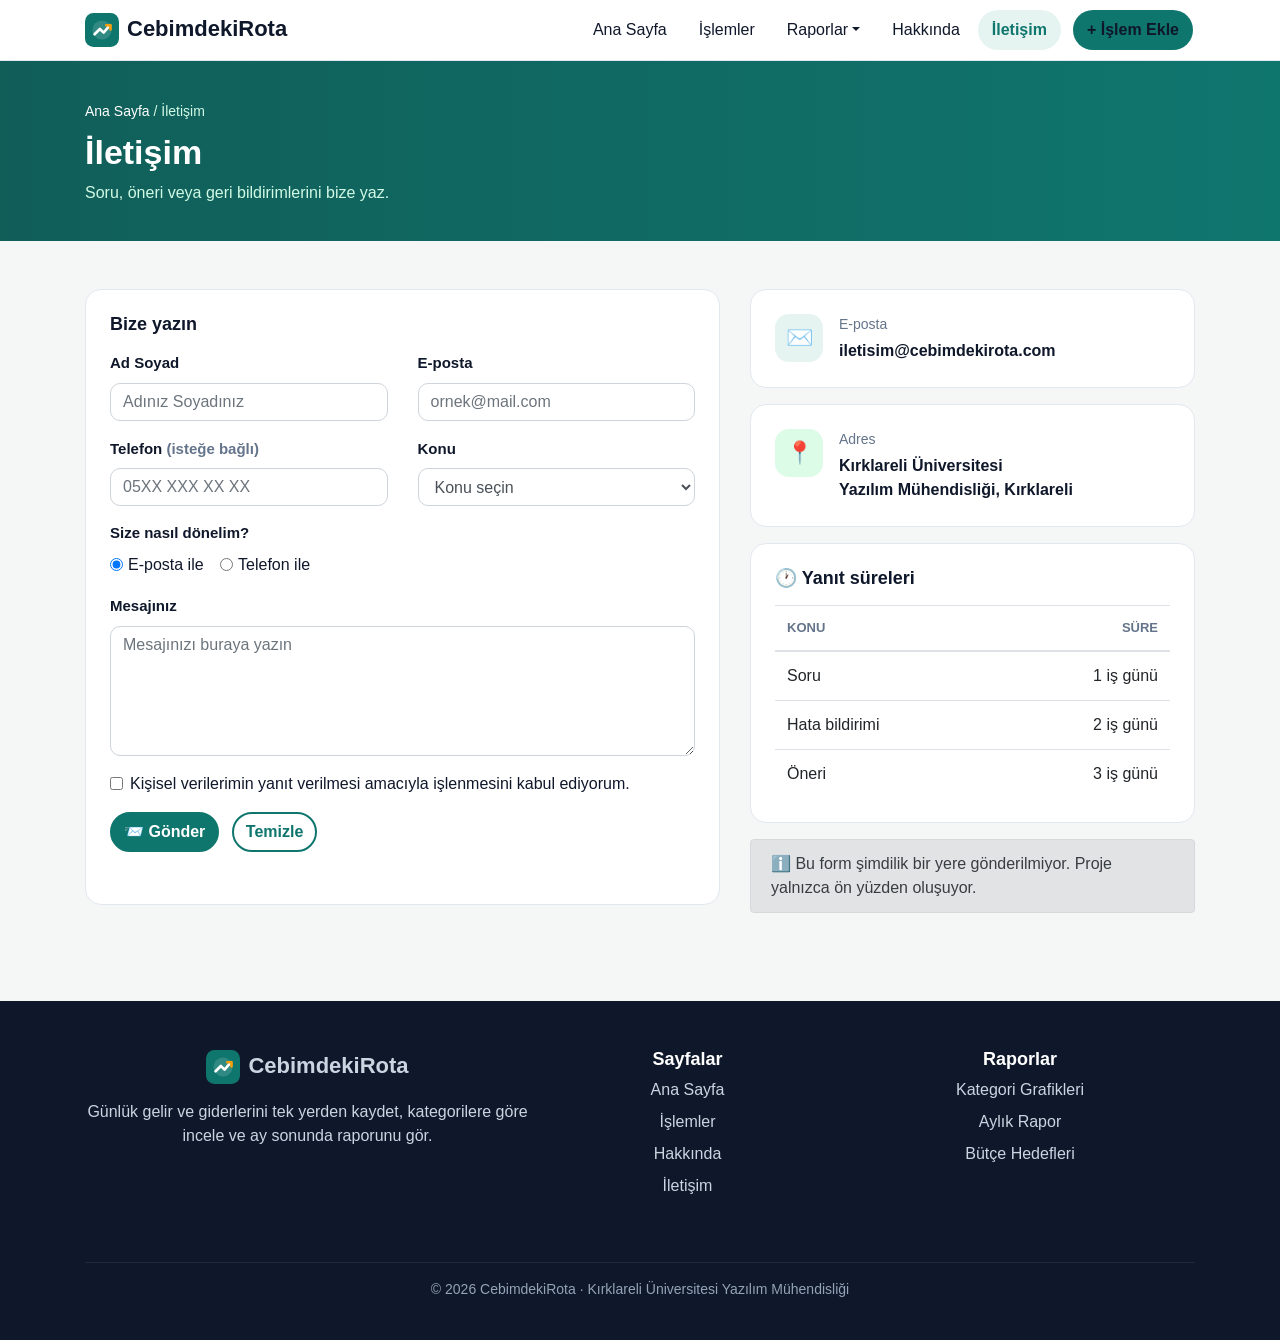
<file: iletisim.html>
<!DOCTYPE html>
<html lang="tr">
<head>
  <meta charset="UTF-8">
  <meta name="viewport" content="width=device-width, initial-scale=1">
  <title>İletişim | CebimdekiRota</title>
  <link rel="icon" href="img/favicon.svg">

  <!-- Bootstrap CSS (CDN) -->
  <link rel="stylesheet" href="https://maxcdn.bootstrapcdn.com/bootstrap/4.5.2/css/bootstrap.min.css">
  <!-- Kendi stillerimiz (Bootstrap'ten sonra gelmeli) -->
  <link rel="stylesheet" href="css/style.css">
</head>
<body>

  <!-- ===== NAVBAR (tüm sayfalarda aynı) ===== -->
  <header>
    <nav class="menu-bar">
      <div class="container">
        <a href="index.html" class="logo"><img src="img/logo.svg" alt="CebimdekiRota logosu">CebimdekiRota</a>

        <div class="menu-alani">
          <div class="hamburger"><span></span><span></span><span></span></div>
          <ul class="menu">
            <li><a href="index.html">Ana Sayfa</a></li>
            <li><a href="islemler.html">İşlemler</a></li>
            <li class="dropdown">
              <a href="#" class="dropdown-toggle" data-toggle="dropdown">Raporlar</a>
              <div class="dropdown-menu">
                <a class="dropdown-item" href="kategoriler.html">Kategori Grafikleri</a>
                <a class="dropdown-item" href="aylik-rapor.html">Aylık Rapor</a>
                <a class="dropdown-item" href="butce.html">Bütçe Hedefleri</a>
              </div>
            </li>
            <li><a href="hakkinda.html">Hakkında</a></li>
            <li><a href="iletisim.html" class="aktif">İletişim</a></li>
            <li><a href="islemler.html#yeni-islem" class="menu-buton">+ İşlem Ekle</a></li>
          </ul>
        </div>

        <div style="clear: both;"></div>
      </div>
    </nav>
  </header>

  <!-- ===== SAYFA BAŞLIĞI ===== -->
  <section class="sayfa-basligi">
    <div class="container">
      <p class="yol"><a href="index.html">Ana Sayfa</a> / İletişim</p>
      <h1>İletişim</h1>
      <p>Soru, öneri veya geri bildirimlerini bize yaz.</p>
    </div>
  </section>

  <main class="bolum">
    <div class="container">

      <div class="row">

        <!-- ===== Sol: iletişim formu ===== -->
        <div class="col-lg-7 mb-4">
          <section class="kutu">
            <h2 class="kutu-baslik">Bize yazın</h2>
            <form action="#" method="post">
              <div class="row">
                <div class="col-md-6 form-group">
                  <label for="ad" class="form-etiket">Ad Soyad</label>
                  <input type="text" class="form-control" id="ad" name="ad_soyad" placeholder="Adınız Soyadınız" required>
                </div>
                <div class="col-md-6 form-group">
                  <label for="eposta" class="form-etiket">E-posta</label>
                  <input type="email" class="form-control" id="eposta" name="eposta" placeholder="ornek@mail.com" required>
                </div>
                <div class="col-md-6 form-group">
                  <label for="telefon" class="form-etiket">Telefon <span class="soluk">(isteğe bağlı)</span></label>
                  <input type="text" class="form-control" id="telefon" name="telefon" maxlength="11" placeholder="05XX XXX XX XX">
                </div>
                <div class="col-md-6 form-group">
                  <label for="konu" class="form-etiket">Konu</label>
                  <select class="form-control" id="konu" name="konu" required>
                    <option value="">Konu seçin</option>
                    <option value="oneri">Öneri</option>
                    <option value="hata">Hata bildirimi</option>
                    <option value="soru">Soru</option>
                    <option value="diger">Diğer</option>
                  </select>
                </div>
              </div>

              <fieldset class="form-group">
                <legend class="form-etiket">Size nasıl dönelim?</legend>
                <div class="form-check form-check-inline">
                  <input type="radio" class="form-check-input" name="donus" id="donus-eposta" value="eposta" checked>
                  <label class="form-check-label" for="donus-eposta">E-posta ile</label>
                </div>
                <div class="form-check form-check-inline">
                  <input type="radio" class="form-check-input" name="donus" id="donus-telefon" value="telefon">
                  <label class="form-check-label" for="donus-telefon">Telefon ile</label>
                </div>
              </fieldset>

              <div class="form-group">
                <label for="mesaj" class="form-etiket">Mesajınız</label>
                <textarea class="form-control" id="mesaj" name="mesaj" maxlength="1000" placeholder="Mesajınızı buraya yazın" style="height: 130px;" required></textarea>
              </div>

              <div class="form-group form-check">
                <input type="checkbox" class="form-check-input" id="kvkk" name="kvkk" value="1" required>
                <label class="form-check-label" for="kvkk">Kişisel verilerimin yanıt verilmesi amacıyla işlenmesini kabul ediyorum.</label>
              </div>

              <input type="submit" value="📨 Gönder" class="btn buton-ana mr-2">
              <input type="reset" value="Temizle" class="btn buton-cerceve">
            </form>
          </section>
        </div>

        <!-- ===== Sağ: iletişim bilgileri ===== -->
        <aside class="col-lg-5 yan-sutun">
          <article class="kutu bilgi-kutusu mb-3">
            <div class="ikon">✉️</div>
            <p class="ozet-baslik">E-posta</p>
            <p class="mb-0"><strong>iletisim@cebimdekirota.com</strong></p>
          </article>
          <article class="kutu bilgi-kutusu mb-3">
            <div class="ikon ikon-gelir">📍</div>
            <p class="ozet-baslik">Adres</p>
            <p class="mb-0"><strong>Kırklareli Üniversitesi<br>Yazılım Mühendisliği, Kırklareli</strong></p>
          </article>
          <article class="kutu mb-3">
            <h3 class="kutu-baslik">🕐 Yanıt süreleri</h3>
            <div class="table-responsive">
              <table class="table table-hover mb-0">
                <thead>
                  <tr>
                    <th>Konu</th>
                    <th class="text-right">Süre</th>
                  </tr>
                </thead>
                <tbody>
                  <tr><td>Soru</td><td class="text-right">1 iş günü</td></tr>
                  <tr><td>Hata bildirimi</td><td class="text-right">2 iş günü</td></tr>
                  <tr><td>Öneri</td><td class="text-right">3 iş günü</td></tr>
                </tbody>
              </table>
            </div>
          </article>
          <div class="alert alert-secondary">
            ℹ️ Bu form şimdilik bir yere gönderilmiyor. Proje yalnızca ön yüzden oluşuyor.
          </div>
        </aside>

      </div>
    </div>
  </main>

  <!-- ===== FOOTER (tüm sayfalarda aynı) ===== -->
  <footer class="site-footer text-center">
    <div class="container">
      <div class="row">
        <div class="col-lg-5 mb-4">
          <p class="footer-logo"><img src="img/logo.svg" alt="CebimdekiRota logosu">CebimdekiRota</p>
          <p>Günlük gelir ve giderlerini tek yerden kaydet, kategorilere göre incele ve ay sonunda raporunu gör.</p>
        </div>
        <div class="col-6 col-lg-3 mb-4">
          <h2>Sayfalar</h2>
          <ul>
            <li><a href="index.html">Ana Sayfa</a></li>
            <li><a href="islemler.html">İşlemler</a></li>
            <li><a href="hakkinda.html">Hakkında</a></li>
            <li><a href="iletisim.html">İletişim</a></li>
          </ul>
        </div>
        <div class="col-6 col-lg-4 mb-4">
          <h2>Raporlar</h2>
          <ul>
            <li><a href="kategoriler.html">Kategori Grafikleri</a></li>
            <li><a href="aylik-rapor.html">Aylık Rapor</a></li>
            <li><a href="butce.html">Bütçe Hedefleri</a></li>
          </ul>
        </div>
      </div>
      <p class="footer-alt">&copy; 2026 CebimdekiRota ·  Kırklareli Üniversitesi Yazılım Mühendisliği</p>
    </div>
  </footer>

  <!-- Açılır menü için gerekli JavaScript kütüphaneleri (sayfanın en sonunda) -->
  <script src="https://ajax.googleapis.com/ajax/libs/jquery/3.5.1/jquery.min.js"></script>
  <script src="https://cdnjs.cloudflare.com/ajax/libs/popper.js/1.16.0/umd/popper.min.js"></script>
  <script src="https://maxcdn.bootstrapcdn.com/bootstrap/4.5.2/js/bootstrap.min.js"></script>
</body>
</html>
</file>
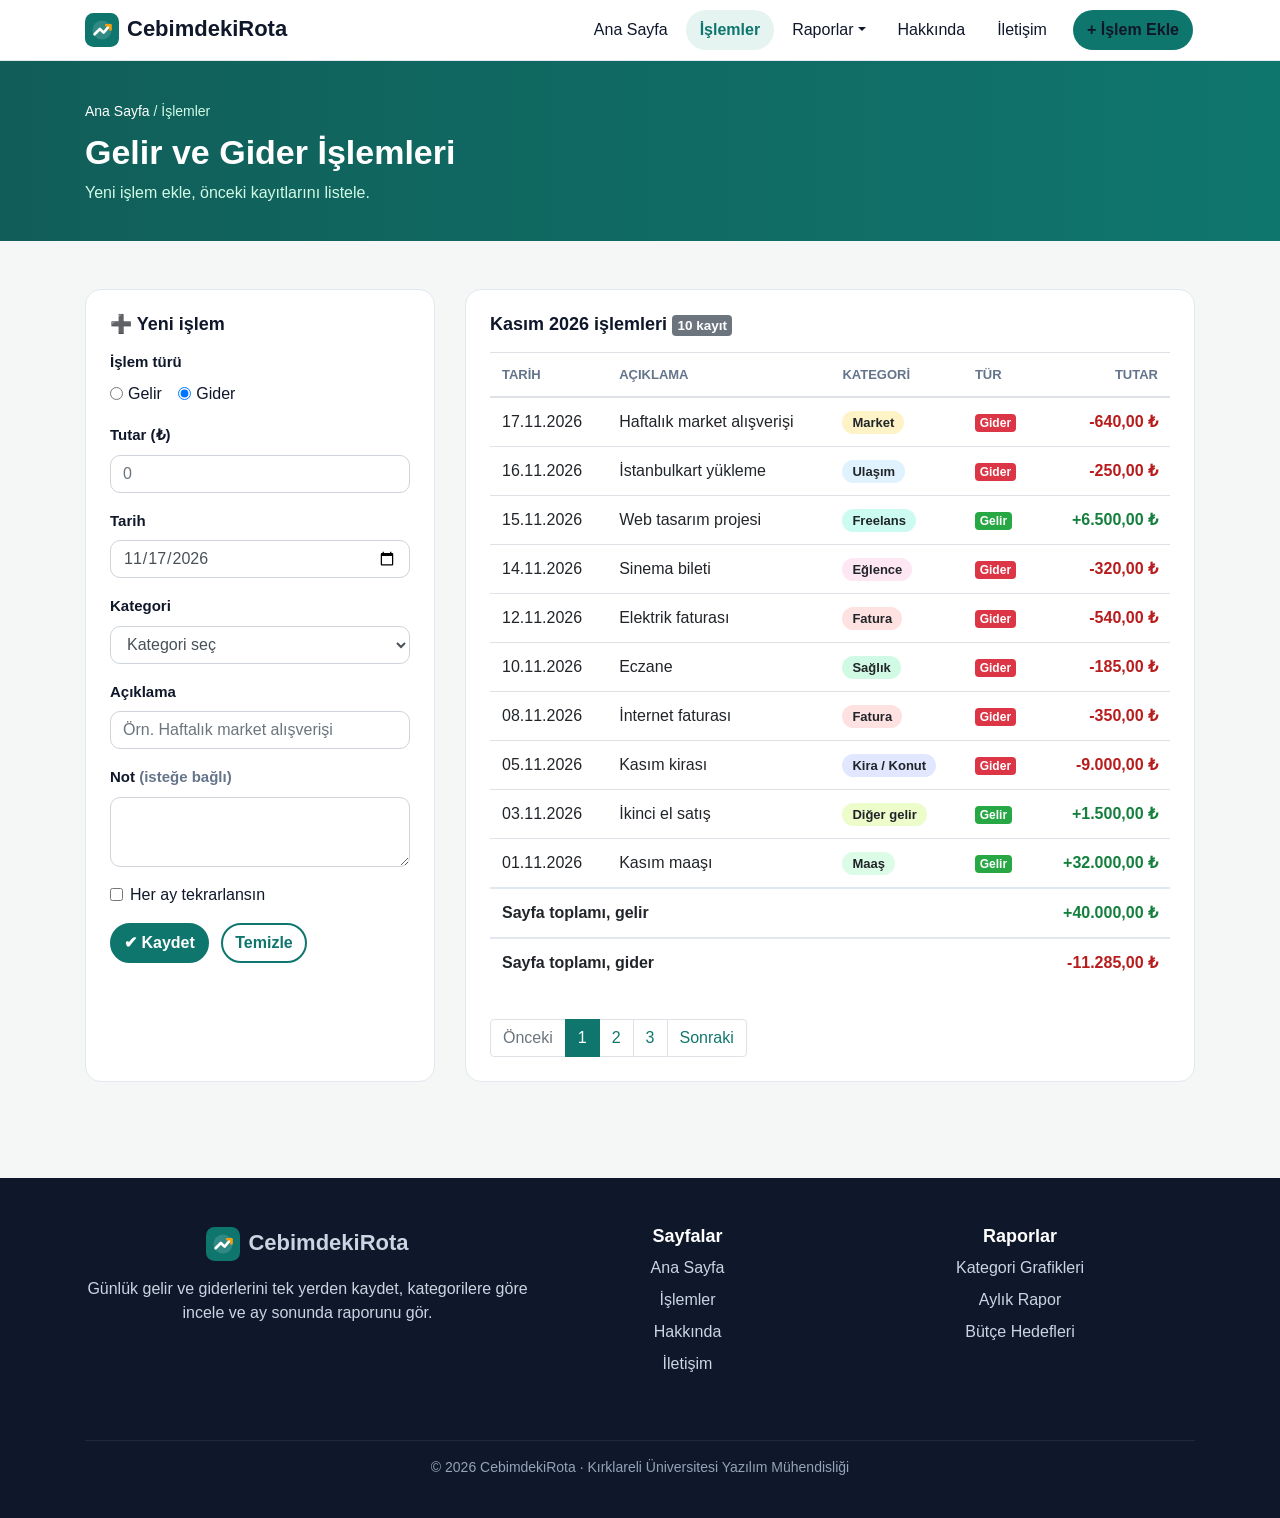
<file: islemler.html>
<!DOCTYPE html>
<html lang="tr">
<head>
  <meta charset="UTF-8">
  <meta name="viewport" content="width=device-width, initial-scale=1">
  <title>İşlemler | CebimdekiRota</title>
  <link rel="icon" href="img/favicon.svg">

  <!-- Bootstrap CSS (CDN) -->
  <link rel="stylesheet" href="https://maxcdn.bootstrapcdn.com/bootstrap/4.5.2/css/bootstrap.min.css">
  <!-- Kendi stillerimiz (Bootstrap'ten sonra gelmeli) -->
  <link rel="stylesheet" href="css/style.css">
</head>
<body>

  <!-- ===== NAVBAR (tüm sayfalarda aynı) ===== -->
  <header>
    <nav class="menu-bar">
      <div class="container">
        <a href="index.html" class="logo"><img src="img/logo.svg" alt="CebimdekiRota logosu">CebimdekiRota</a>

        <div class="menu-alani">
          <div class="hamburger"><span></span><span></span><span></span></div>
          <ul class="menu">
            <li><a href="index.html">Ana Sayfa</a></li>
            <li><a href="islemler.html" class="aktif">İşlemler</a></li>
            <li class="dropdown">
              <a href="#" class="dropdown-toggle" data-toggle="dropdown">Raporlar</a>
              <div class="dropdown-menu">
                <a class="dropdown-item" href="kategoriler.html">Kategori Grafikleri</a>
                <a class="dropdown-item" href="aylik-rapor.html">Aylık Rapor</a>
                <a class="dropdown-item" href="butce.html">Bütçe Hedefleri</a>
              </div>
            </li>
            <li><a href="hakkinda.html">Hakkında</a></li>
            <li><a href="iletisim.html">İletişim</a></li>
            <li><a href="islemler.html#yeni-islem" class="menu-buton">+ İşlem Ekle</a></li>
          </ul>
        </div>

        <div style="clear: both;"></div>
      </div>
    </nav>
  </header>

  <!-- ===== SAYFA BAŞLIĞI ===== -->
  <section class="sayfa-basligi">
    <div class="container">
      <p class="yol"><a href="index.html">Ana Sayfa</a> / İşlemler</p>
      <h1>Gelir ve Gider İşlemleri</h1>
      <p>Yeni işlem ekle, önceki kayıtlarını listele.</p>
    </div>
  </section>

  <main class="bolum">
    <div class="container">
      <div class="row">

        <!-- ===== Sol: yeni işlem formu ===== -->
        <div class="col-lg-4 mb-4">
          <section class="kutu" id="yeni-islem">
            <h2 class="kutu-baslik">➕ Yeni işlem</h2>
            <form action="#" method="post">

              <fieldset class="form-group">
                <legend class="form-etiket">İşlem türü</legend>
                <div class="form-check form-check-inline">
                  <input type="radio" class="form-check-input" name="tur" id="tur-gelir" value="gelir">
                  <label class="form-check-label" for="tur-gelir">Gelir</label>
                </div>
                <div class="form-check form-check-inline">
                  <input type="radio" class="form-check-input" name="tur" id="tur-gider" value="gider" checked>
                  <label class="form-check-label" for="tur-gider">Gider</label>
                </div>
              </fieldset>

              <div class="form-group">
                <label for="tutar" class="form-etiket">Tutar (₺)</label>
                <input type="number" class="form-control" id="tutar" name="tutar" min="1" placeholder="0" required>
              </div>

              <div class="form-group">
                <label for="tarih" class="form-etiket">Tarih</label>
                <input type="date" class="form-control" id="tarih" name="tarih" value="2026-11-17" required>
              </div>

              <div class="form-group">
                <label for="kategori" class="form-etiket">Kategori</label>
                <select class="form-control" id="kategori" name="kategori" required>
                  <option value="">Kategori seç</option>
                  <option value="kira">Kira / Konut</option>
                  <option value="market">Market</option>
                  <option value="ulasim">Ulaşım</option>
                  <option value="fatura">Fatura</option>
                  <option value="eglence">Eğlence</option>
                  <option value="saglik">Sağlık</option>
                  <option value="diger">Diğer gider</option>
                  <option value="maas">Maaş</option>
                  <option value="freelans">Freelans</option>
                  <option value="gelirdiger">Diğer gelir</option>
                </select>
              </div>

              <div class="form-group">
                <label for="aciklama" class="form-etiket">Açıklama</label>
                <input type="text" class="form-control" id="aciklama" name="aciklama" maxlength="80" placeholder="Örn. Haftalık market alışverişi">
              </div>

              <div class="form-group">
                <label for="not" class="form-etiket">Not <span class="soluk">(isteğe bağlı)</span></label>
                <textarea class="form-control" id="not" name="not" maxlength="250" style="height: 70px;"></textarea>
              </div>

              <div class="form-group form-check">
                <input type="checkbox" class="form-check-input" id="tekrarlayan" name="tekrarlayan" value="1">
                <label class="form-check-label" for="tekrarlayan">Her ay tekrarlansın</label>
              </div>

              <input type="submit" value="✔ Kaydet" class="btn buton-ana mr-2">
              <input type="reset" value="Temizle" class="btn buton-cerceve">
            </form>
          </section>
        </div>

        <!-- ===== Sağ: işlem listesi ===== -->
        <div class="col-lg-8 mb-4">
          <section class="kutu">
            <h2 class="kutu-baslik">Kasım 2026 işlemleri <span class="badge bg-secondary text-white">10 kayıt</span></h2>
            <div class="table-responsive">
              <table class="table table-hover">
                <thead>
                  <tr>
                    <th>Tarih</th>
                    <th>Açıklama</th>
                    <th>Kategori</th>
                    <th>Tür</th>
                    <th class="text-right">Tutar</th>
                  </tr>
                </thead>
                <tbody>
                    <tr>
                      <td>17.11.2026</td>
                      <td>Haftalık market alışverişi</td>
                      <td><span class="kategori kat-market">Market</span></td>
                      <td><span class="badge bg-danger text-white">Gider</span></td>
                      <td class="text-right tutar gider">-640,00 ₺</td>
                    </tr>
                    <tr>
                      <td>16.11.2026</td>
                      <td>İstanbulkart yükleme</td>
                      <td><span class="kategori kat-ulasim">Ulaşım</span></td>
                      <td><span class="badge bg-danger text-white">Gider</span></td>
                      <td class="text-right tutar gider">-250,00 ₺</td>
                    </tr>
                    <tr>
                      <td>15.11.2026</td>
                      <td>Web tasarım projesi</td>
                      <td><span class="kategori kat-freelans">Freelans</span></td>
                      <td><span class="badge bg-success text-white">Gelir</span></td>
                      <td class="text-right tutar gelir">+6.500,00 ₺</td>
                    </tr>
                    <tr>
                      <td>14.11.2026</td>
                      <td>Sinema bileti</td>
                      <td><span class="kategori kat-eglence">Eğlence</span></td>
                      <td><span class="badge bg-danger text-white">Gider</span></td>
                      <td class="text-right tutar gider">-320,00 ₺</td>
                    </tr>
                    <tr>
                      <td>12.11.2026</td>
                      <td>Elektrik faturası</td>
                      <td><span class="kategori kat-fatura">Fatura</span></td>
                      <td><span class="badge bg-danger text-white">Gider</span></td>
                      <td class="text-right tutar gider">-540,00 ₺</td>
                    </tr>
                    <tr>
                      <td>10.11.2026</td>
                      <td>Eczane</td>
                      <td><span class="kategori kat-saglik">Sağlık</span></td>
                      <td><span class="badge bg-danger text-white">Gider</span></td>
                      <td class="text-right tutar gider">-185,00 ₺</td>
                    </tr>
                    <tr>
                      <td>08.11.2026</td>
                      <td>İnternet faturası</td>
                      <td><span class="kategori kat-fatura">Fatura</span></td>
                      <td><span class="badge bg-danger text-white">Gider</span></td>
                      <td class="text-right tutar gider">-350,00 ₺</td>
                    </tr>
                    <tr>
                      <td>05.11.2026</td>
                      <td>Kasım kirası</td>
                      <td><span class="kategori kat-kira">Kira / Konut</span></td>
                      <td><span class="badge bg-danger text-white">Gider</span></td>
                      <td class="text-right tutar gider">-9.000,00 ₺</td>
                    </tr>
                    <tr>
                      <td>03.11.2026</td>
                      <td>İkinci el satış</td>
                      <td><span class="kategori kat-gelirdiger">Diğer gelir</span></td>
                      <td><span class="badge bg-success text-white">Gelir</span></td>
                      <td class="text-right tutar gelir">+1.500,00 ₺</td>
                    </tr>
                    <tr>
                      <td>01.11.2026</td>
                      <td>Kasım maaşı</td>
                      <td><span class="kategori kat-maas">Maaş</span></td>
                      <td><span class="badge bg-success text-white">Gelir</span></td>
                      <td class="text-right tutar gelir">+32.000,00 ₺</td>
                    </tr>
                  <tr class="toplam-satir">
                    <td colspan="4">Sayfa toplamı, gelir</td>
                    <td class="text-right tutar gelir">+40.000,00 ₺</td>
                  </tr>
                  <tr class="toplam-satir">
                    <td colspan="4">Sayfa toplamı, gider</td>
                    <td class="text-right tutar gider">-11.285,00 ₺</td>
                  </tr>
                </tbody>
              </table>
            </div>

            <!-- Sayfa numaraları (Bootstrap Pagination) -->
            <ul class="pagination mt-3 mb-0">
              <li class="page-item disabled"><a class="page-link" href="#">Önceki</a></li>
              <li class="page-item active"><a class="page-link" href="#">1</a></li>
              <li class="page-item"><a class="page-link" href="#">2</a></li>
              <li class="page-item"><a class="page-link" href="#">3</a></li>
              <li class="page-item"><a class="page-link" href="#">Sonraki</a></li>
            </ul>
          </section>
        </div>

      </div>
    </div>
  </main>

  <!-- ===== FOOTER (tüm sayfalarda aynı) ===== -->
  <footer class="site-footer text-center">
    <div class="container">
      <div class="row">
        <div class="col-lg-5 mb-4">
          <p class="footer-logo"><img src="img/logo.svg" alt="CebimdekiRota logosu">CebimdekiRota</p>
          <p>Günlük gelir ve giderlerini tek yerden kaydet, kategorilere göre incele ve ay sonunda raporunu gör.</p>
        </div>
        <div class="col-6 col-lg-3 mb-4">
          <h2>Sayfalar</h2>
          <ul>
            <li><a href="index.html">Ana Sayfa</a></li>
            <li><a href="islemler.html">İşlemler</a></li>
            <li><a href="hakkinda.html">Hakkında</a></li>
            <li><a href="iletisim.html">İletişim</a></li>
          </ul>
        </div>
        <div class="col-6 col-lg-4 mb-4">
          <h2>Raporlar</h2>
          <ul>
            <li><a href="kategoriler.html">Kategori Grafikleri</a></li>
            <li><a href="aylik-rapor.html">Aylık Rapor</a></li>
            <li><a href="butce.html">Bütçe Hedefleri</a></li>
          </ul>
        </div>
      </div>
      <p class="footer-alt">&copy; 2026 CebimdekiRota ·  Kırklareli Üniversitesi Yazılım Mühendisliği</p>
    </div>
  </footer>

  <!-- Açılır menü için gerekli JavaScript kütüphaneleri (sayfanın en sonunda) -->
  <script src="https://ajax.googleapis.com/ajax/libs/jquery/3.5.1/jquery.min.js"></script>
  <script src="https://cdnjs.cloudflare.com/ajax/libs/popper.js/1.16.0/umd/popper.min.js"></script>
  <script src="https://maxcdn.bootstrapcdn.com/bootstrap/4.5.2/js/bootstrap.min.js"></script>
</body>
</html>
</file>
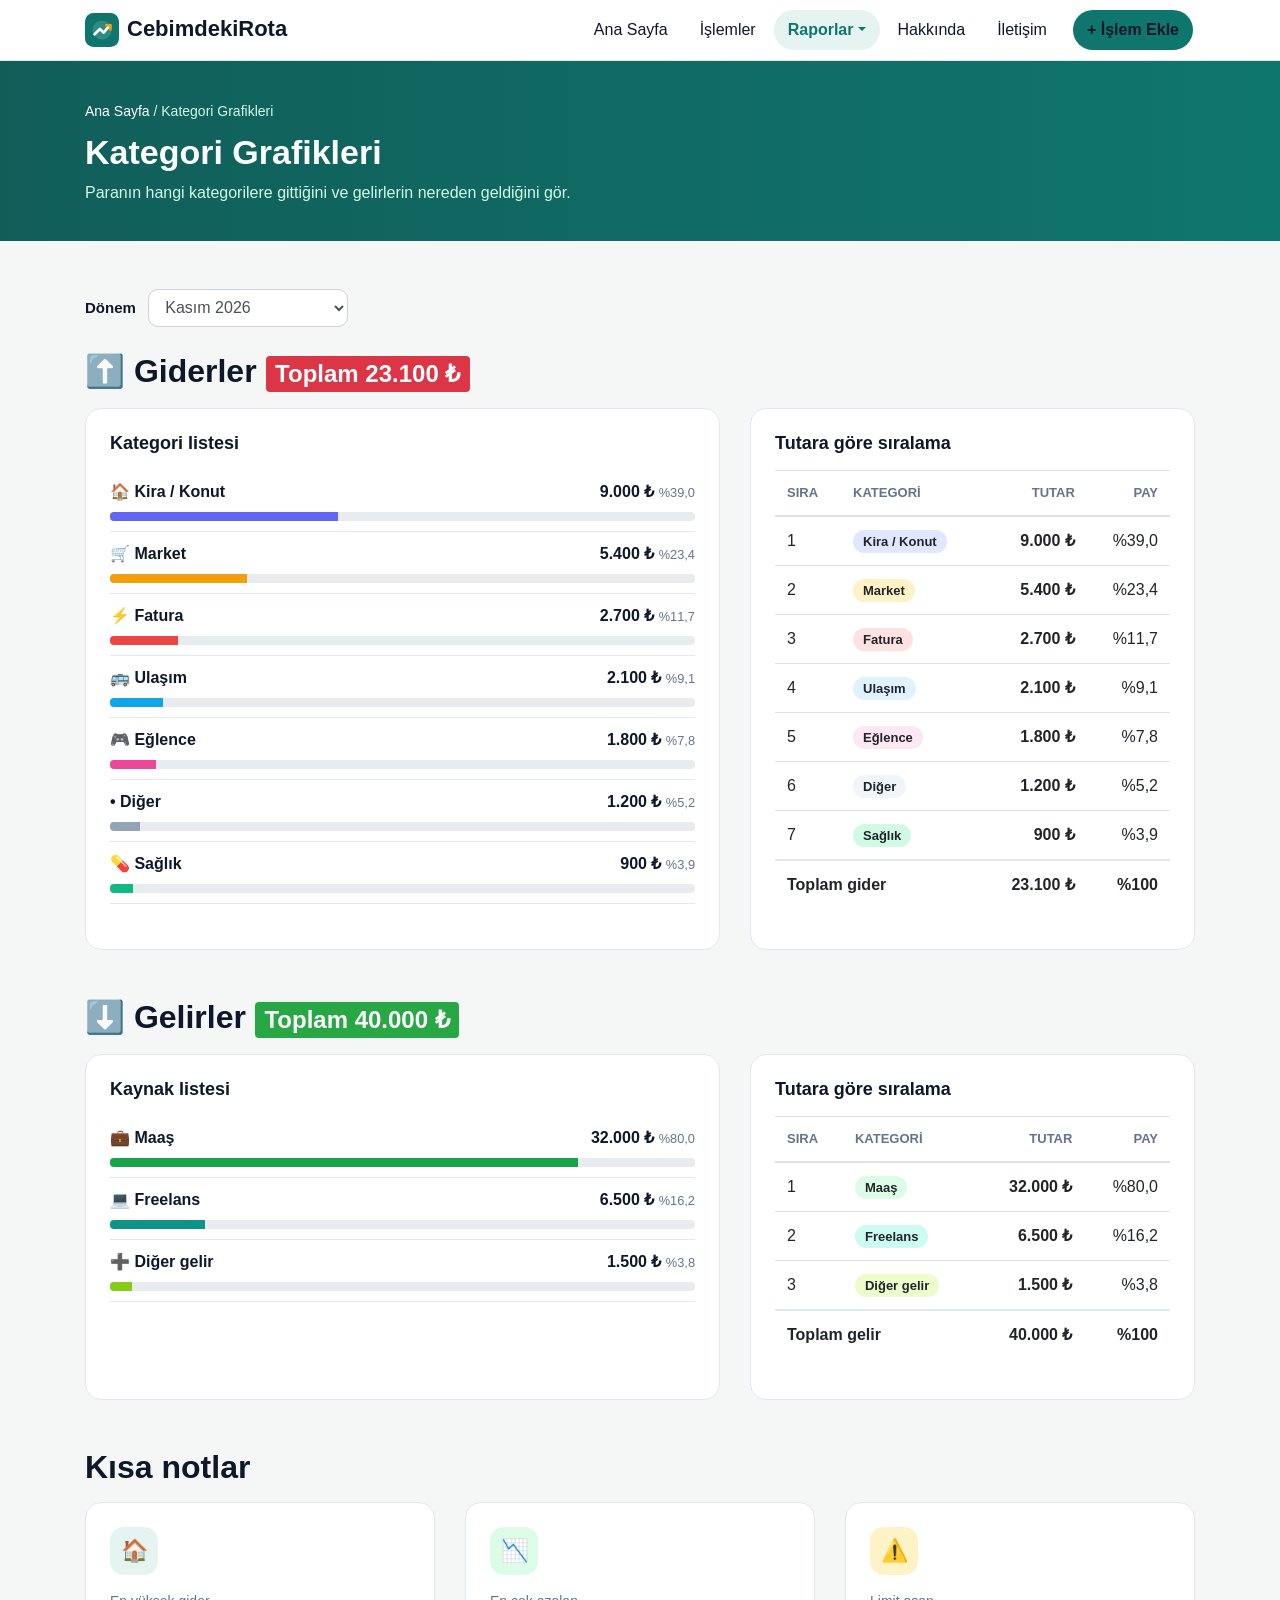
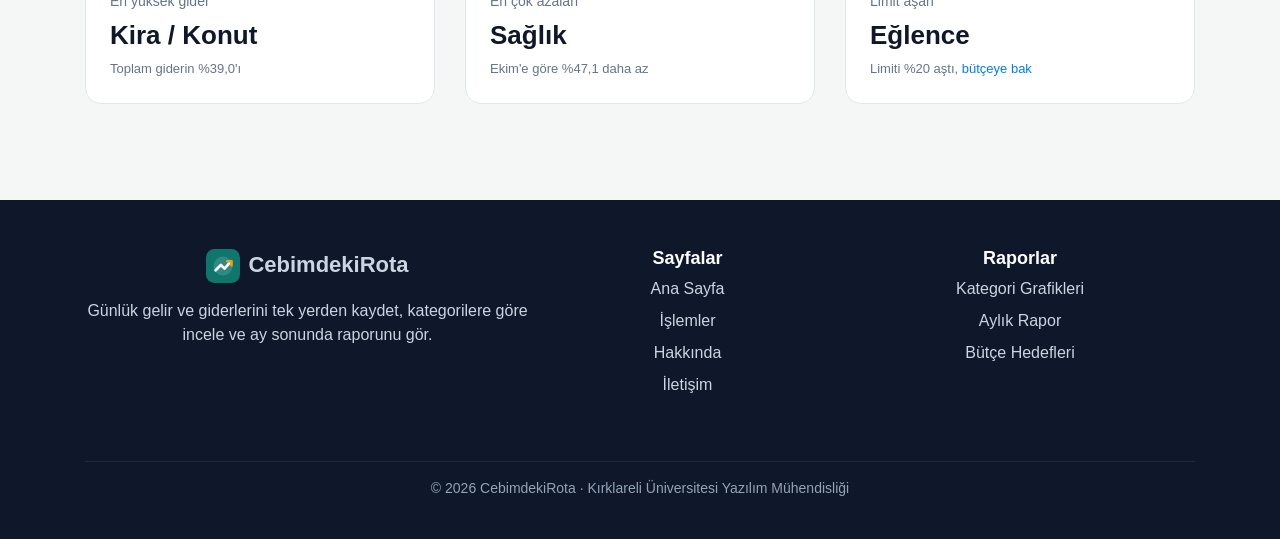
<file: kategoriler.html>
<!DOCTYPE html>
<html lang="tr">
<head>
  <meta charset="UTF-8">
  <meta name="viewport" content="width=device-width, initial-scale=1">
  <title>Kategori Grafikleri | CebimdekiRota</title>
  <link rel="icon" href="img/favicon.svg">

  <!-- Bootstrap CSS (CDN) -->
  <link rel="stylesheet" href="https://maxcdn.bootstrapcdn.com/bootstrap/4.5.2/css/bootstrap.min.css">
  <!-- Kendi stillerimiz (Bootstrap'ten sonra gelmeli) -->
  <link rel="stylesheet" href="css/style.css">
</head>
<body>

  <!-- ===== NAVBAR (tüm sayfalarda aynı) ===== -->
  <header>
    <nav class="menu-bar">
      <div class="container">
        <a href="index.html" class="logo"><img src="img/logo.svg" alt="CebimdekiRota logosu">CebimdekiRota</a>

        <div class="menu-alani">
          <div class="hamburger"><span></span><span></span><span></span></div>
          <ul class="menu">
            <li><a href="index.html">Ana Sayfa</a></li>
            <li><a href="islemler.html">İşlemler</a></li>
            <li class="dropdown">
              <a href="#" class="dropdown-toggle aktif" data-toggle="dropdown">Raporlar</a>
              <div class="dropdown-menu">
                <a class="dropdown-item" href="kategoriler.html">Kategori Grafikleri</a>
                <a class="dropdown-item" href="aylik-rapor.html">Aylık Rapor</a>
                <a class="dropdown-item" href="butce.html">Bütçe Hedefleri</a>
              </div>
            </li>
            <li><a href="hakkinda.html">Hakkında</a></li>
            <li><a href="iletisim.html">İletişim</a></li>
            <li><a href="islemler.html#yeni-islem" class="menu-buton">+ İşlem Ekle</a></li>
          </ul>
        </div>

        <div style="clear: both;"></div>
      </div>
    </nav>
  </header>

  <!-- ===== SAYFA BAŞLIĞI ===== -->
  <section class="sayfa-basligi">
    <div class="container">
      <p class="yol"><a href="index.html">Ana Sayfa</a> / Kategori Grafikleri</p>
      <h1>Kategori Grafikleri</h1>
      <p>Paranın hangi kategorilere gittiğini ve gelirlerin nereden geldiğini gör.</p>
    </div>
  </section>

  <main class="bolum">
    <div class="container">

      <!-- Dönem seçimi -->
      <form action="#" method="get" class="donem-secimi mb-4">
        <label for="ay" class="form-etiket mr-2">Dönem</label>
        <select class="form-control" id="ay" name="ay">
          <option value="2026-11">Kasım 2026</option>
          <option value="2026-10">Ekim 2026</option>
          <option value="2026-09">Eylül 2026</option>
        </select>
      </form>

      <!-- ===== GİDERLER ===== -->
      <section class="mb-4">
        <h2>⬆️ Giderler <span class="badge bg-danger text-white">Toplam 23.100 ₺</span></h2>
        <div class="row mt-3">
          <div class="col-lg-7 mb-4">
            <article class="kutu">
              <h3 class="kutu-baslik">Kategori listesi</h3>
              <ul class="harcama-listesi">
                <li>
                  <span class="harcama-tutar">9.000 ₺ <small class="soluk">%39,0</small></span>🏠 Kira / Konut
                  <div class="progress"><div class="progress-bar" style="width:39.0%; background-color:#6366f1;"></div></div>
                </li>
                <li>
                  <span class="harcama-tutar">5.400 ₺ <small class="soluk">%23,4</small></span>🛒 Market
                  <div class="progress"><div class="progress-bar" style="width:23.4%; background-color:#f59e0b;"></div></div>
                </li>
                <li>
                  <span class="harcama-tutar">2.700 ₺ <small class="soluk">%11,7</small></span>⚡ Fatura
                  <div class="progress"><div class="progress-bar" style="width:11.7%; background-color:#ef4444;"></div></div>
                </li>
                <li>
                  <span class="harcama-tutar">2.100 ₺ <small class="soluk">%9,1</small></span>🚌 Ulaşım
                  <div class="progress"><div class="progress-bar" style="width:9.1%; background-color:#0ea5e9;"></div></div>
                </li>
                <li>
                  <span class="harcama-tutar">1.800 ₺ <small class="soluk">%7,8</small></span>🎮 Eğlence
                  <div class="progress"><div class="progress-bar" style="width:7.8%; background-color:#ec4899;"></div></div>
                </li>
                <li>
                  <span class="harcama-tutar">1.200 ₺ <small class="soluk">%5,2</small></span>• Diğer
                  <div class="progress"><div class="progress-bar" style="width:5.2%; background-color:#94a3b8;"></div></div>
                </li>
                <li>
                  <span class="harcama-tutar">900 ₺ <small class="soluk">%3,9</small></span>💊 Sağlık
                  <div class="progress"><div class="progress-bar" style="width:3.9%; background-color:#10b981;"></div></div>
                </li>
              </ul>
            </article>
          </div>
          <div class="col-lg-5 mb-4">
            <article class="kutu">
              <h3 class="kutu-baslik">Tutara göre sıralama</h3>
              <div class="table-responsive">
                <table class="table table-hover">
                  <thead>
                    <tr>
                      <th>Sıra</th>
                      <th>Kategori</th>
                      <th class="text-right">Tutar</th>
                      <th class="text-right">Pay</th>
                    </tr>
                  </thead>
                  <tbody>
                    <tr>
                      <td>1</td>
                      <td><span class="kategori kat-kira">Kira / Konut</span></td>
                      <td class="text-right tutar">9.000 ₺</td>
                      <td class="text-right">%39,0</td>
                    </tr>
                    <tr>
                      <td>2</td>
                      <td><span class="kategori kat-market">Market</span></td>
                      <td class="text-right tutar">5.400 ₺</td>
                      <td class="text-right">%23,4</td>
                    </tr>
                    <tr>
                      <td>3</td>
                      <td><span class="kategori kat-fatura">Fatura</span></td>
                      <td class="text-right tutar">2.700 ₺</td>
                      <td class="text-right">%11,7</td>
                    </tr>
                    <tr>
                      <td>4</td>
                      <td><span class="kategori kat-ulasim">Ulaşım</span></td>
                      <td class="text-right tutar">2.100 ₺</td>
                      <td class="text-right">%9,1</td>
                    </tr>
                    <tr>
                      <td>5</td>
                      <td><span class="kategori kat-eglence">Eğlence</span></td>
                      <td class="text-right tutar">1.800 ₺</td>
                      <td class="text-right">%7,8</td>
                    </tr>
                    <tr>
                      <td>6</td>
                      <td><span class="kategori kat-diger">Diğer</span></td>
                      <td class="text-right tutar">1.200 ₺</td>
                      <td class="text-right">%5,2</td>
                    </tr>
                    <tr>
                      <td>7</td>
                      <td><span class="kategori kat-saglik">Sağlık</span></td>
                      <td class="text-right tutar">900 ₺</td>
                      <td class="text-right">%3,9</td>
                    </tr>
                    <tr class="toplam-satir">
                      <td colspan="2">Toplam gider</td>
                      <td class="text-right tutar">23.100 ₺</td>
                      <td class="text-right">%100</td>
                    </tr>
                  </tbody>
                </table>
              </div>
            </article>
          </div>
        </div>
      </section>

      <!-- ===== GELİRLER ===== -->
      <section class="mb-4">
        <h2>⬇️ Gelirler <span class="badge bg-success text-white">Toplam 40.000 ₺</span></h2>
        <div class="row mt-3">
          <div class="col-lg-7 mb-4">
            <article class="kutu">
              <h3 class="kutu-baslik">Kaynak listesi</h3>
              <ul class="harcama-listesi">
                <li>
                  <span class="harcama-tutar">32.000 ₺ <small class="soluk">%80,0</small></span>💼 Maaş
                  <div class="progress"><div class="progress-bar" style="width:80.0%; background-color:#16a34a;"></div></div>
                </li>
                <li>
                  <span class="harcama-tutar">6.500 ₺ <small class="soluk">%16,2</small></span>💻 Freelans
                  <div class="progress"><div class="progress-bar" style="width:16.2%; background-color:#0d9488;"></div></div>
                </li>
                <li>
                  <span class="harcama-tutar">1.500 ₺ <small class="soluk">%3,8</small></span>➕ Diğer gelir
                  <div class="progress"><div class="progress-bar" style="width:3.8%; background-color:#84cc16;"></div></div>
                </li>
              </ul>
            </article>
          </div>
          <div class="col-lg-5 mb-4">
            <article class="kutu">
              <h3 class="kutu-baslik">Tutara göre sıralama</h3>
              <div class="table-responsive">
                <table class="table table-hover">
                  <thead>
                    <tr>
                      <th>Sıra</th>
                      <th>Kategori</th>
                      <th class="text-right">Tutar</th>
                      <th class="text-right">Pay</th>
                    </tr>
                  </thead>
                  <tbody>
                    <tr>
                      <td>1</td>
                      <td><span class="kategori kat-maas">Maaş</span></td>
                      <td class="text-right tutar">32.000 ₺</td>
                      <td class="text-right">%80,0</td>
                    </tr>
                    <tr>
                      <td>2</td>
                      <td><span class="kategori kat-freelans">Freelans</span></td>
                      <td class="text-right tutar">6.500 ₺</td>
                      <td class="text-right">%16,2</td>
                    </tr>
                    <tr>
                      <td>3</td>
                      <td><span class="kategori kat-gelirdiger">Diğer gelir</span></td>
                      <td class="text-right tutar">1.500 ₺</td>
                      <td class="text-right">%3,8</td>
                    </tr>
                    <tr class="toplam-satir">
                      <td colspan="2">Toplam gelir</td>
                      <td class="text-right tutar">40.000 ₺</td>
                      <td class="text-right">%100</td>
                    </tr>
                  </tbody>
                </table>
              </div>
            </article>
          </div>
        </div>
      </section>

      <!-- ===== KISA NOTLAR ===== -->
      <section>
        <h2 class="mb-3">Kısa notlar</h2>
        <div class="row">
          <div class="col-md-4 mb-4">
            <article class="kutu ozet">
              <div class="ikon">🏠</div>
              <p class="ozet-baslik">En yüksek gider</p>
              <p class="ozet-deger">Kira / Konut</p>
              <p class="ozet-not">Toplam giderin %39,0'ı</p>
            </article>
          </div>
          <div class="col-md-4 mb-4">
            <article class="kutu ozet">
              <div class="ikon ikon-gelir">📉</div>
              <p class="ozet-baslik">En çok azalan</p>
              <p class="ozet-deger">Sağlık</p>
              <p class="ozet-not">Ekim'e göre %47,1 daha az</p>
            </article>
          </div>
          <div class="col-md-4 mb-4">
            <article class="kutu ozet">
              <div class="ikon ikon-vurgu">⚠️</div>
              <p class="ozet-baslik">Limit aşan</p>
              <p class="ozet-deger">Eğlence</p>
              <p class="ozet-not">Limiti %20 aştı, <a href="butce.html">bütçeye bak</a></p>
            </article>
          </div>
        </div>
      </section>
    </div>
  </main>

  <!-- ===== FOOTER (tüm sayfalarda aynı) ===== -->
  <footer class="site-footer text-center">
    <div class="container">
      <div class="row">
        <div class="col-lg-5 mb-4">
          <p class="footer-logo"><img src="img/logo.svg" alt="CebimdekiRota logosu">CebimdekiRota</p>
          <p>Günlük gelir ve giderlerini tek yerden kaydet, kategorilere göre incele ve ay sonunda raporunu gör.</p>
        </div>
        <div class="col-6 col-lg-3 mb-4">
          <h2>Sayfalar</h2>
          <ul>
            <li><a href="index.html">Ana Sayfa</a></li>
            <li><a href="islemler.html">İşlemler</a></li>
            <li><a href="hakkinda.html">Hakkında</a></li>
            <li><a href="iletisim.html">İletişim</a></li>
          </ul>
        </div>
        <div class="col-6 col-lg-4 mb-4">
          <h2>Raporlar</h2>
          <ul>
            <li><a href="kategoriler.html">Kategori Grafikleri</a></li>
            <li><a href="aylik-rapor.html">Aylık Rapor</a></li>
            <li><a href="butce.html">Bütçe Hedefleri</a></li>
          </ul>
        </div>
      </div>
      <p class="footer-alt">&copy; 2026 CebimdekiRota ·  Kırklareli Üniversitesi Yazılım Mühendisliği</p>
    </div>
  </footer>

  <!-- Açılır menü için gerekli JavaScript kütüphaneleri (sayfanın en sonunda) -->
  <script src="https://ajax.googleapis.com/ajax/libs/jquery/3.5.1/jquery.min.js"></script>
  <script src="https://cdnjs.cloudflare.com/ajax/libs/popper.js/1.16.0/umd/popper.min.js"></script>
  <script src="https://maxcdn.bootstrapcdn.com/bootstrap/4.5.2/js/bootstrap.min.js"></script>
</body>
</html>
</file>
<file: css/style.css>
/* =========================================================
   style.css  |  CebimdekiRota - tüm sayfaların ortak stilleri

   Renk paleti (Zümrüt):
     #0f766e  ana renk (butonlar, linkler, vurgular)
     #115e59  koyu ton (hover)
     #e6f4f1  açık ton (zeminler)
     #f59e0b  vurgu rengi (rozetler, ikon detayları)
     #f4f7f6  sayfa arka planı
     #0f172a  yazı rengi       #64748b  soluk yazı
     #e2e8f0  kenarlık rengi
     #15803d  gelir (yeşil)    #b91c1c  gider (kırmızı)

   İçindekiler:
     1. Temel ayarlar
     2. Navbar
     3. Footer
     4. Ortak parçalar (bölümler, kutular, butonlar, ikonlar)
     5. Ana sayfa
     5b. İç sayfalar (sayfa başlığı, form, tablo, sayfa numaraları)
     5c. Rapor sayfaları (dönem seçimi, aylık grafik, açılır bölümler, limit kutuları)
     5d. Hakkında ve İletişim
     6. Mobil ve tablet (992px'ten dar ekranlar)
     7. Telefon (576px'ten dar ekranlar)
   ========================================================= */


/* ---------- 1. Temel ayarlar ---------- */
body {
  font-family: "Segoe UI", Arial, sans-serif;
  background-color: #f4f7f6;
  color: #0f172a;
}

h1, h2, h3 {
  font-weight: bold;
}


/* ---------- 2. Navbar ---------- */
.menu-bar {
  background-color: white;
  border-bottom: 1px solid #e2e8f0;
}

/* Logo: solda */
.logo {
  float: left;
  padding: 12px 0;
  font-size: 22px;
  font-weight: bold;
  color: #0f172a;
}
.logo:link, .logo:visited {
  color: #0f172a;
  text-decoration: none;
}
.logo:hover {
  color: #0f766e;
  text-decoration: none;
}
.logo img {
  width: 34px;
  height: 34px;
  margin-right: 8px;
}

/* Menü: sağda */
.menu-alani {
  float: right;
  position: relative;          /* mobilde açılan menü buna göre konumlanır */
}
.menu {
  list-style-type: none;
  margin: 0;
  padding: 0;
}
.menu li {
  float: left;                 /* linkler yan yana */
}
.menu a {
  display: block;
  margin: 10px 2px;
  padding: 8px 14px;
  border-radius: 20px;
  color: #0f172a;
}
.menu a:link, .menu a:visited {
  color: #0f172a;
  text-decoration: none;
}
.menu a:hover {
  background-color: #e6f4f1;
  color: #115e59;
  text-decoration: none;
}

/* Bulunduğumuz sayfanın linki */
.menu a.aktif {
  background-color: #e6f4f1;
  color: #0f766e;
  font-weight: bold;
}

/* Açılır menünün (dropdown) içindeki linkler */
.menu .dropdown-menu a {
  margin: 0;
  padding: 8px 16px;
  border-radius: 0;
}

/* "İşlem Ekle" butonu */
.menu .menu-buton {
  margin-left: 10px;
  background-color: #0f766e;
  color: white;
  font-weight: bold;
}
.menu .menu-buton:hover {
  background-color: #115e59;
  color: white;
}

/* Hamburger simgesi: geniş ekranda gizli */
.hamburger {
  display: none;
  padding: 16px 0;
}
.hamburger span {
  display: block;
  width: 26px;
  height: 3px;
  margin: 5px 0;
  background-color: #0f172a;
}


/* ---------- 3. Footer ---------- */
.site-footer {
  margin-top: 48px;
  padding-top: 48px;
  padding-bottom: 24px;
  background-color: #0f172a;
  color: #cbd5e1;
}
.site-footer h2 {
  color: white;
  font-size: 18px;
}
.site-footer ul {
  list-style-type: none;
  padding: 0;
}
.site-footer li {
  margin-bottom: 8px;
}
.site-footer a:link, .site-footer a:visited {
  color: #cbd5e1;
  text-decoration: none;
}
.site-footer a:hover {
  color: white;
  text-decoration: underline;
}
.footer-logo {
  font-size: 22px;
  font-weight: bold;
}
.footer-logo img {
  width: 34px;
  height: 34px;
  margin-right: 8px;
}
.footer-alt {
  margin-top: 24px;
  padding-top: 16px;
  border-top: 1px solid #1e293b;
  font-size: 14px;
  color: #94a3b8;
}


/* ---------- 4. Ortak parçalar ---------- */

/* Her bölümün üst ve alt boşluğu */
.bolum {
  padding-top: 48px;
  padding-bottom: 24px;
}

/* Soluk (gri) yazı */
.soluk {
  color: #64748b;
}

/* Beyaz, kenarlıklı, oval köşeli kutu (kart görünümü) */
.kutu {
  height: 100%;
  padding: 24px;
  background-color: white;
  border: 1px solid #e2e8f0;
  border-radius: 16px;
}
.kutu:hover {
  border-color: #0f766e;           /* üzerine gelince kenar yeşil olur */
}
.kutu h3 {
  font-size: 18px;
}

/* Kutunun başlığı ve sağındaki link */
.kutu-baslik {
  font-size: 18px;
  margin-bottom: 16px;
}
.kutu-baslik a {
  float: right;
}
.kutu-baslik a.small:link, .kutu-baslik a.small:visited {
  color: #0f766e;
}

/* Yeşil dolu buton */
.buton-ana {
  background-color: #0f766e;
  border: 2px solid #0f766e;
  border-radius: 20px;
  color: white;
  font-weight: bold;
}
.buton-ana:hover {
  background-color: #115e59;
  border-color: #115e59;
  color: white;
}

/* Yeşil çerçeveli buton: üzerine gelince dolar */
.buton-cerceve {
  background-color: transparent;
  border: 2px solid #0f766e;
  border-radius: 20px;
  color: #0f766e;
  font-weight: bold;
}
.buton-cerceve:hover {
  background-color: #0f766e;
  color: white;
}

/* Yuvarlak köşeli kare ikon kutusu */
.ikon {
  width: 48px;
  height: 48px;
  line-height: 48px;
  margin-bottom: 16px;
  text-align: center;
  font-size: 22px;
  border-radius: 14px;
  background-color: #e6f4f1;
}
.ikon-gelir { background-color: #dcfce7; }
.ikon-gider { background-color: #fee2e2; }
.ikon-vurgu { background-color: #fef3c7; }

/* Gelir yeşil, gider kırmızı */
.gelir { color: #15803d; }
.gider { color: #b91c1c; }


/* ---------- 5. Ana sayfa ---------- */

/* Giriş bölümü */
.hero {
  padding-top: 64px;
  padding-bottom: 48px;
  background: linear-gradient(to right, #e6f4f1, white);   /* CSS3 gradyan */
}
.hero h1 {
  font-size: 44px;
}
.hero h1 span {
  color: #0f766e;
}
.etiket {
  padding: 8px 14px;
  background-color: white;
  border: 1px solid #e2e8f0;
  font-size: 14px;
}
.hero-maddeler {
  list-style-type: none;
  margin-top: 16px;
  padding: 0;
}
.hero-maddeler li {
  float: left;
  margin-right: 20px;
  color: #64748b;
  font-weight: bold;
}

/* Özet kutuları */
.ozet-baslik {
  margin-bottom: 4px;
  color: #64748b;
  font-size: 14px;
}
.ozet-deger {
  margin-bottom: 4px;
  font-size: 26px;
  font-weight: bold;
}
.ozet-not {
  margin-bottom: 0;
  color: #64748b;
  font-size: 13px;
}

/* Tablo */
.table th {
  color: #64748b;
  font-size: 13px;
  text-transform: uppercase;
}
.tutar {
  font-weight: bold;
}

/* Kategori etiketleri (açık renkli, oval) */
.kategori {
  padding: 4px 10px;
  border-radius: 20px;
  font-size: 13px;
  font-weight: bold;
}
.kat-kira       { background-color: #e0e7ff; }
.kat-market     { background-color: #fef3c7; }
.kat-ulasim     { background-color: #e0f2fe; }
.kat-fatura     { background-color: #fee2e2; }
.kat-eglence    { background-color: #fce7f3; }
.kat-saglik     { background-color: #d1fae5; }
.kat-diger      { background-color: #f1f5f9; }
.kat-maas       { background-color: #dcfce7; }
.kat-freelans   { background-color: #ccfbf1; }
.kat-gelirdiger { background-color: #ecfccb; }

/* En çok harcananlar listesi */
.harcama-listesi {
  list-style-type: none;
  padding: 0;
  margin: 0;
}
.harcama-listesi li {
  padding: 10px 0;
  border-bottom: 1px solid #e2e8f0;
  font-weight: bold;
}
.harcama-tutar {
  float: right;
}
.harcama-listesi .progress {
  height: 9px;
  margin-top: 8px;
}

/* 3 adım kutuları */
.adim {
  text-align: center;
}

/* Harekete geçirme bandı */
.cagri-bandi {
  padding: 40px 24px;
  border-radius: 22px;
  background: linear-gradient(to right, #115e59, #0f766e);
  color: white;
}
.cagri-bandi h2 {
  color: white;
}


/* ---------- 5b. İç sayfalar ---------- */

/* Sayfanın en üstündeki yeşil başlık bandı */
.sayfa-basligi {
  padding-top: 40px;
  padding-bottom: 36px;
  background: linear-gradient(to right, #115e59, #0f766e);
  color: white;
}
.sayfa-basligi h1 {
  font-size: 34px;
}
.sayfa-basligi p {
  margin-bottom: 0;
  color: #d1fae5;
}
.sayfa-basligi .yol {
  margin-bottom: 10px;
  font-size: 14px;
}
.yol a:link, .yol a:visited {
  color: white;
}

/* Form */
.form-etiket {
  font-size: 15px;
  font-weight: bold;
}
.form-control {
  border-radius: 10px;
}
.form-control:hover, .form-control:focus {
  border-color: #0f766e;
}

/* Tablonun sonundaki toplam satırları */
.toplam-satir td {
  font-weight: bold;
  border-top: 2px solid #e2e8f0;
}

/* Sayfa numaraları: aktif sayfa yeşil */
.page-item.active .page-link {
  background-color: #0f766e;
  border-color: #0f766e;
}
.page-link {
  color: #0f766e;
}


/* ---------- 5c. Rapor sayfaları ---------- */

/* Dönem seçimi (Kategori Grafikleri) */
.donem-secimi .form-control {
  display: inline;
  width: 200px;
}

/* Ay seçimi (Aylık Rapor): butonlar ve başlık yan yana */
.ay-secimi h2 {
  display: inline;
  margin: 0 12px;
  font-size: 24px;
  vertical-align: middle;
}

/* Son 6 ay grafiği: her ay için gelir ve gider çubuğu */
.ay-satiri {
  overflow: auto;                  /* float'lı ay adını kutunun içinde tutar */
  margin-bottom: 14px;
}
.ay-adi {
  float: left;
  width: 50px;
  font-weight: bold;
  color: #64748b;
}
.ay-satiri .progress {
  height: 18px;
  margin-left: 60px;               /* ay adının yanından başlasın */
  font-size: 11px;
}

/* Açılır bölümler (Bootstrap Collapse) */
.acilir {
  margin-bottom: 10px;
  background-color: white;
  border: 1px solid #e2e8f0;
  border-radius: 12px;
}
.acilir-baslik {
  width: 100%;
  padding: 14px 18px;
  text-align: left;
  font-weight: bold;
  color: #0f172a;
}
.acilir-baslik:hover {
  background-color: #e6f4f1;
  color: #115e59;
}
.acilir-icerik {
  margin: 0;
  padding: 0 18px 16px 18px;
  color: #64748b;
}

/* Bütçe limit kutularındaki durum rozeti: sağ üstte */
.durum {
  float: right;
}

/* Limit formu: üstünde ince bir çizgi */
.limit-formu {
  padding-top: 20px;
  border-top: 1px solid #e2e8f0;
}


/* ---------- 5d. Hakkında ve İletişim ---------- */

/* "Neler yapılabiliyor?" listesi */
.onay-listesi {
  list-style-type: none;
  padding: 0;
}
.onay-listesi li {
  margin-bottom: 8px;
}

/* Ekip kartları */
.ekip-karti {
  text-align: center;
}
.ekip-karti img {
  width: 88px;
  height: 88px;
  margin-bottom: 12px;
  border-radius: 50%;
}
.ekip-karti h3 {
  font-size: 16px;
}

/* Teknoloji rozetleri */
.teknolojiler .badge {
  padding: 8px 12px;
  font-size: 14px;
}

/* İletişim sağ sütun: kutular alt alta durduğu için yükseklik içeriğe göre olsun */
.yan-sutun .kutu {
  height: auto;
}

/* İletişim bilgi kutuları: ikon solda, yazı sağda */
.bilgi-kutusu {
  overflow: auto;
}
.bilgi-kutusu .ikon {
  float: left;
  margin-bottom: 0;
}
.bilgi-kutusu p {
  margin-left: 64px;               /* yazı ikonun altına kaymasın */
}


/* ---------- 6. Mobil ve tablet (992px'ten dar ekranlar) ---------- */
@media screen and (max-width: 991px) {
  .hamburger {
    display: block;
  }
  .menu {
    display: none;             /* menü gizli */
    position: absolute;        /* hamburgerin altında açılır */
    right: 0;
    z-index: 10;
    width: 220px;
    padding: 6px;
    background-color: white;
    border: 1px solid #e2e8f0;
    border-radius: 10px;
  }
  .menu li {
    float: none;               /* linkler alt alta */
  }
  .menu-alani:hover .menu {
    display: block;            /* üzerine gelince / dokununca açılır */
  }
  .menu a {
    margin: 2px 0;
  }
  .menu .menu-buton {
    margin-left: 0;
    text-align: center;
  }
}


/* ---------- 7. Telefon (576px'ten dar ekranlar) ---------- */
@media screen and (max-width: 575px) {
  .hero h1 {
    font-size: 32px;
  }
  .ozet-deger {
    font-size: 22px;
  }
}
</file>
